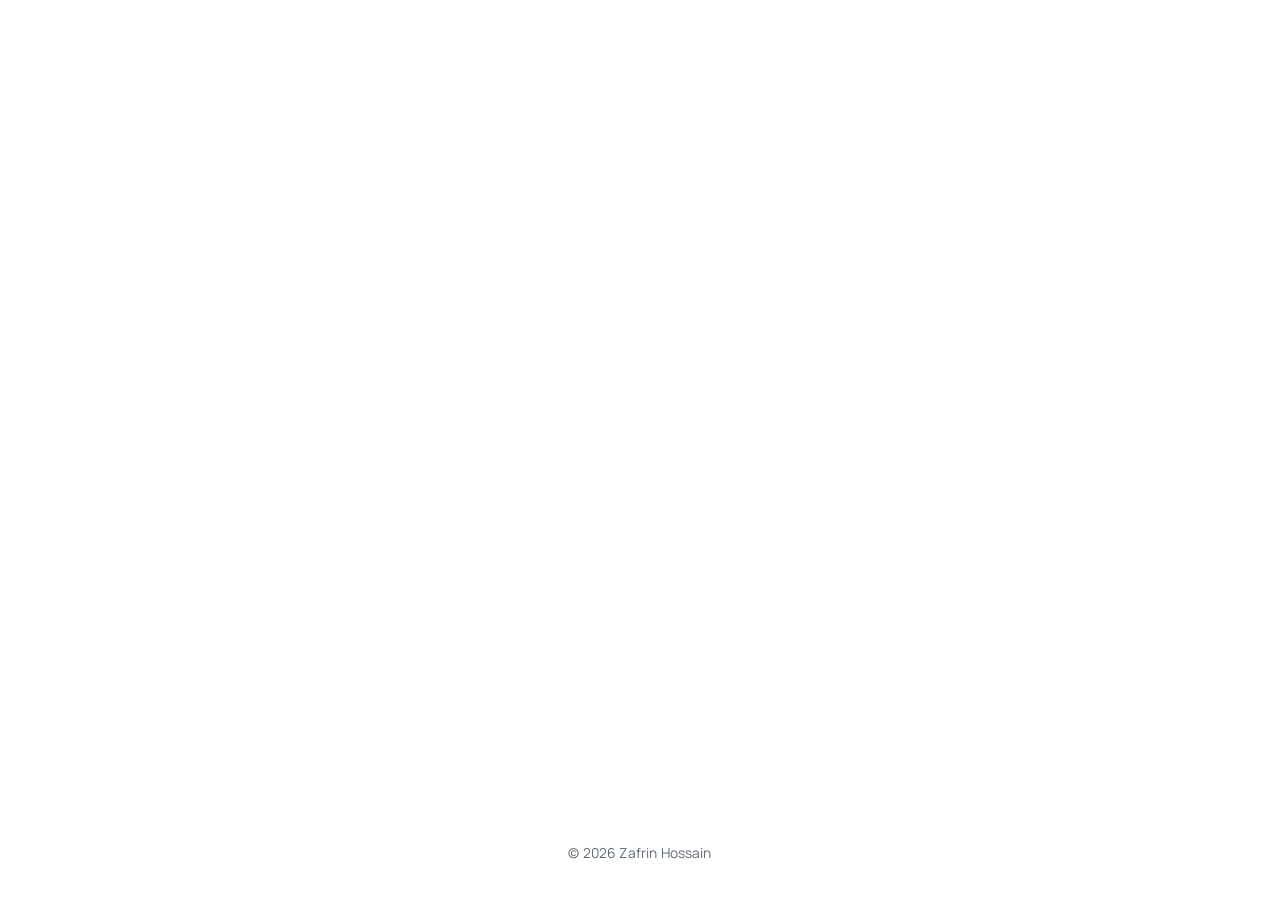
<file: index.html>
<!doctype html>
<html lang="en">
<head>
  <meta charset="utf-8" />
  <meta name="viewport" content="width=device-width,initial-scale=1" />
  <title>Zaf Hossain - Portfolio</title>
  <meta name="description" content="Portfolio website for Zaf Hossain." />
  <link rel="stylesheet" href="styles.css" />
  <link rel="icon" type="image/png" href="assets/zaffavicon (1).png" />
</head>
<body class="home">
  <main class="landing" aria-label="Landing">
    <div class="splash">
      <img class="splash-logo" src="assets/ZAF.jpg" alt="ZAF logo" />
    </div>

    <nav class="menu" aria-label="Primary">
      <a class="menu-item" href="about.html">About</a>
      <a class="menu-item" href="projects.html">Projects</a>
      <a class="menu-item" href="contact.html">Contact</a>
    </nav>
  </main>

  <footer class="site-footer">
    <small>&copy; 2026 Zafrin Hossain</small>
  </footer>

  <script src="script.js"></script>
</body>
</html>
</file>
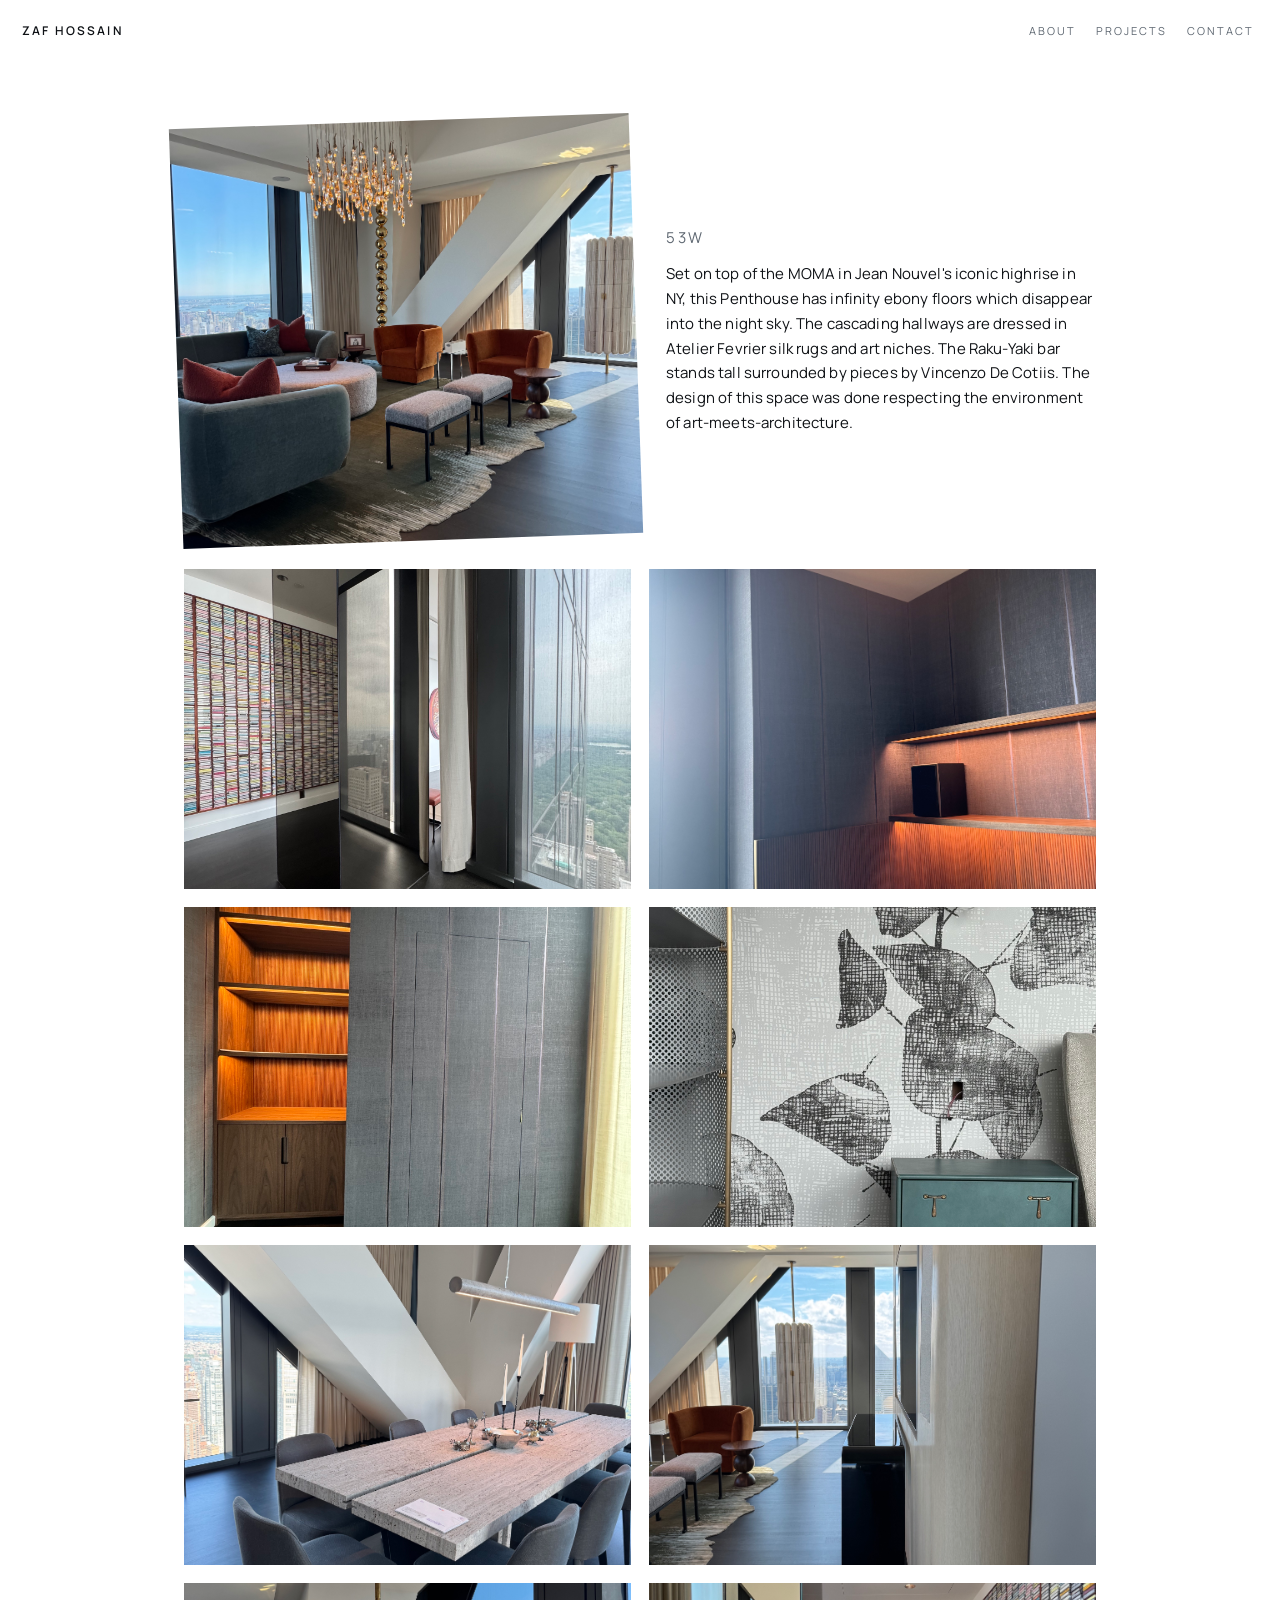
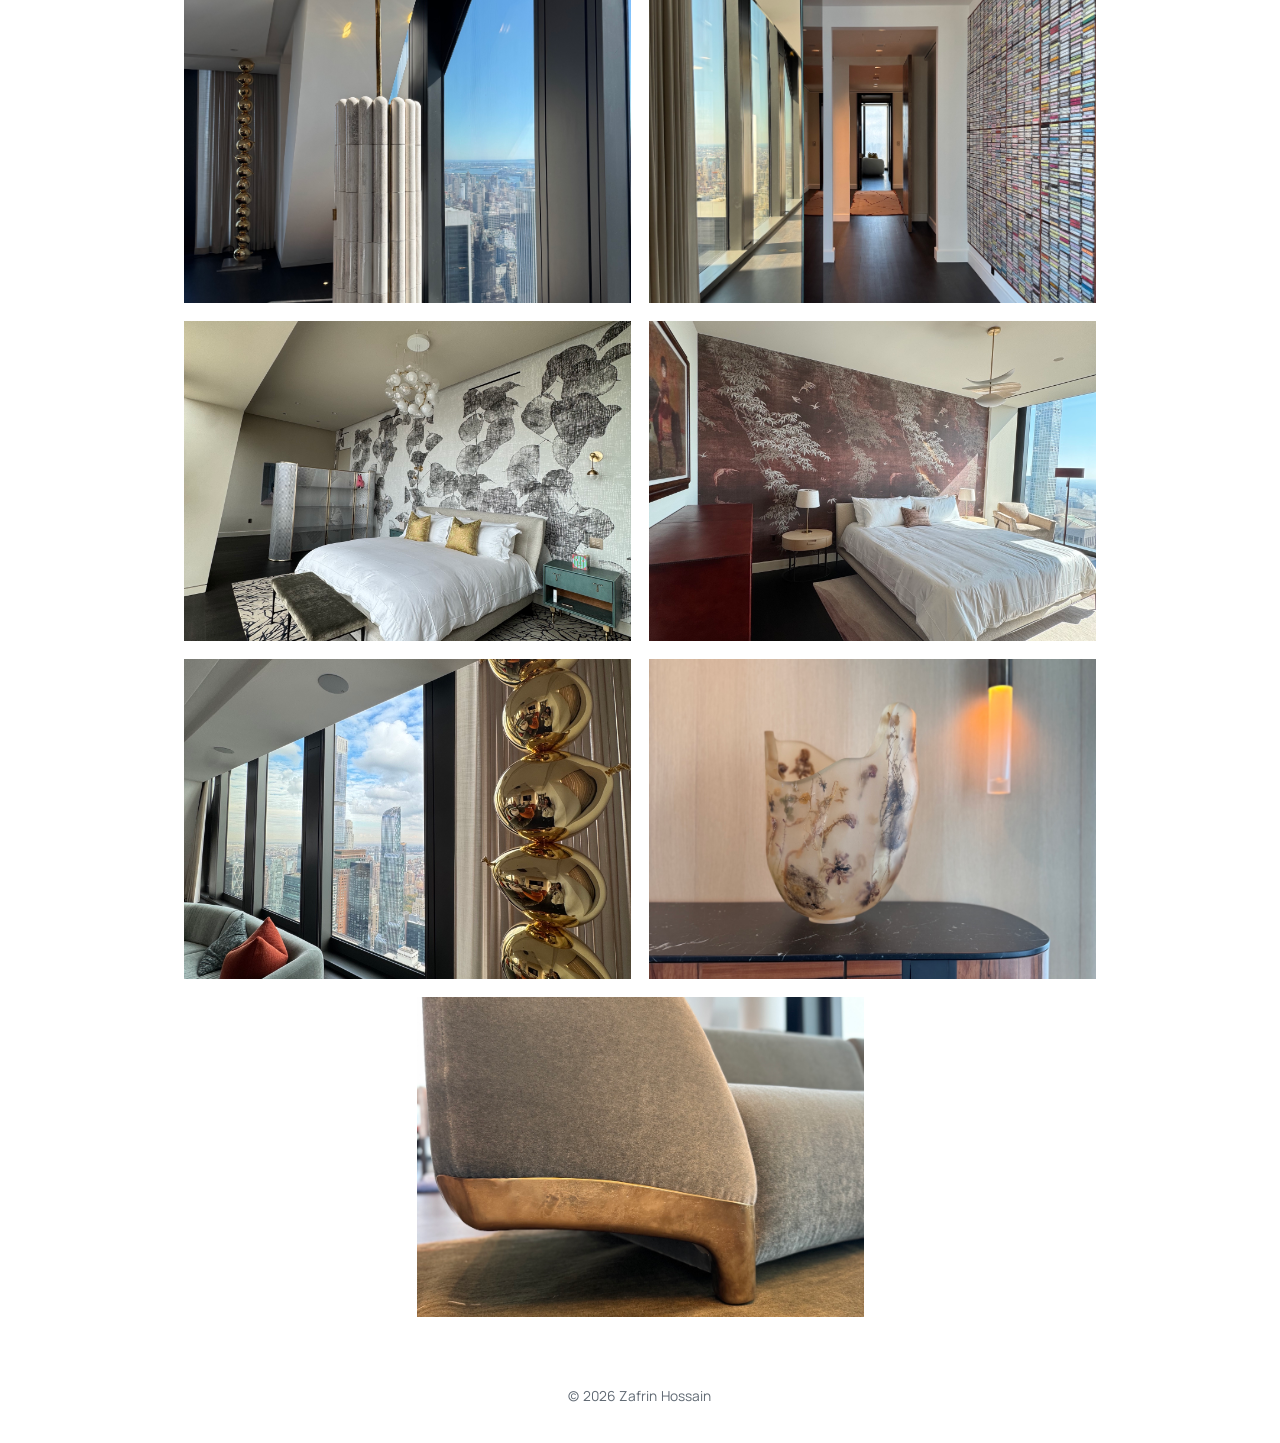
<file: 53w.html>
<!doctype html>
<html lang="en">
<head>
  <meta charset="utf-8" />
  <meta name="viewport" content="width=device-width,initial-scale=1" />
  <title>53W - Residential Projects</title>
  <meta name="description" content="53W residential project." />
  <link rel="stylesheet" href="styles.css" />
  <link rel="icon" type="image/png" href="assets/zaffavicon (1).png" />
</head>
<body>
  <header class="site-header">
    <a class="brand" href="index.html" aria-label="Back to home">
      <span class="brand-text">Zaf Hossain</span>
    </a>

    <nav class="top-nav" aria-label="Site">
      <a href="about.html">About</a>
      <a href="projects.html">Projects</a>
      <a href="contact.html">Contact</a>
    </nav>
  </header>

  <main class="page">
    <section class="project-hero" aria-label="53W project introduction">
      <figure class="project-hero-media">
        <img
          class="project-hero-image"
          src="assets/53w-residential/IMG_5777.jpeg"
          alt="53W penthouse living room"
          loading="lazy"
        />
      </figure>

      <aside class="project-note">
        <p class="about-kicker">53W</p>
        <p>
          Set on top of the MOMA in Jean Nouvel&#39;s iconic highrise in NY, this Penthouse has infinity ebony floors which disappear into the night sky. The cascading hallways are dressed in Atelier Fevrier silk rugs and art niches. The Raku-Yaki bar stands tall surrounded by pieces by Vincenzo De Cotiis. The design of this space was done respecting the environment of art-meets-architecture.
        </p>
      </aside>
    </section>

    <section class="image-grid" aria-label="53W project images">
      <img src="assets/53w-residential/IMG_3094.jpeg" alt="53W project image 1" loading="lazy" />
      <img src="assets/53w-residential/IMG_3100.jpeg" alt="53W project image 2" loading="lazy" />
      <img src="assets/53w-residential/IMG_3105%20(1).jpeg" alt="53W project image 3" loading="lazy" />
      <img src="assets/53w-residential/IMG_3620.jpeg" alt="53W project image 4" loading="lazy" />
      <img src="assets/53w-residential/IMG_5772.jpeg" alt="53W project image 5" loading="lazy" />
      <img src="assets/53w-residential/IMG_5779.jpeg" alt="53W project image 6" loading="lazy" />
      <img src="assets/53w-residential/IMG_5780.jpeg" alt="53W project image 7" loading="lazy" />
      <img src="assets/53w-residential/IMG_5782%20(1).jpeg" alt="53W project image 8" loading="lazy" />
      <img src="assets/53w-residential/IMG_5870.jpeg" alt="53W project image 9" loading="lazy" />
      <img src="assets/53w-residential/IMG_6417.jpeg" alt="53W project image 10" loading="lazy" />
      <img src="assets/53w-residential/IMG_8245%20(1).jpeg" alt="53W project image 11" loading="lazy" />
      <img src="assets/53w-residential/IMG_2102.jpeg" alt="53W project image 12" loading="lazy" />
      <img src="assets/53w-residential/IMG_2112.jpeg" alt="53W project image 13" loading="lazy" />
    </section>
  </main>

  <footer class="site-footer">
    <small>&copy; 2026 Zafrin Hossain</small>
  </footer>
</body>
</html>
</file>
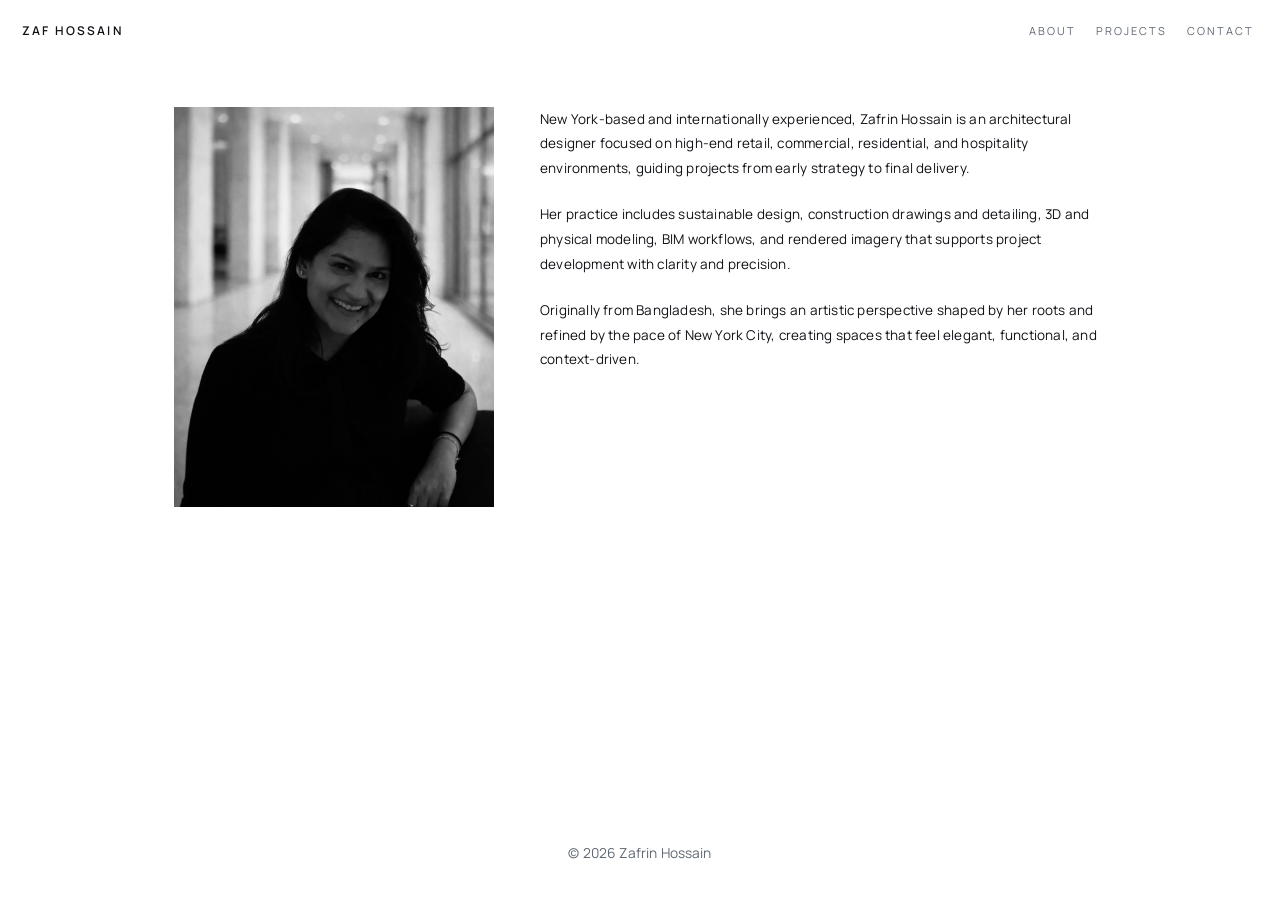
<file: about.html>
<!doctype html>
<html lang="en">
<head>
  <meta charset="utf-8" />
  <meta name="viewport" content="width=device-width,initial-scale=1" />
  <title>About - Zaf Hossain</title>
  <meta name="description" content="About Zaf Hossain." />
  <link rel="stylesheet" href="styles.css" />
  <link rel="icon" type="image/png" href="assets/zaffavicon (1).png" />
</head>
<body>
  <header class="site-header">
    <a class="brand" href="index.html" aria-label="Back to home">
      <span class="brand-text">Zaf Hossain</span>
    </a>

    <nav class="top-nav" aria-label="Site">
      <a href="about.html">About</a>
      <a href="projects.html">Projects</a>
      <a href="contact.html">Contact</a>
    </nav>
  </header>

  <main class="page">
    <section class="about-layout" aria-label="About Zafrin Hossain">
      <figure class="about-photo-wrap">
        <img
          class="about-photo"
          src="assets/zafaboutimg.jpg"
          alt="Portrait of Zafrin Hossain"
          loading="lazy"
        />
      </figure>

      <div class="about-copy">
        <p>
          New York-based and internationally experienced, Zafrin Hossain is an architectural designer focused on high-end retail, commercial, residential, and hospitality environments, guiding projects from early strategy to final delivery.
        </p>
        <p>
          Her practice includes sustainable design, construction drawings and detailing, 3D and physical modeling, BIM workflows, and rendered imagery that supports project development with clarity and precision.
        </p>
        <p>
          Originally from Bangladesh, she brings an artistic perspective shaped by her roots and refined by the pace of New York City, creating spaces that feel elegant, functional, and context-driven.
        </p>
      </div>
    </section>
  </main>

  <footer class="site-footer">
    <small>&copy; 2026 Zafrin Hossain</small>
  </footer>
</body>
</html>
</file>
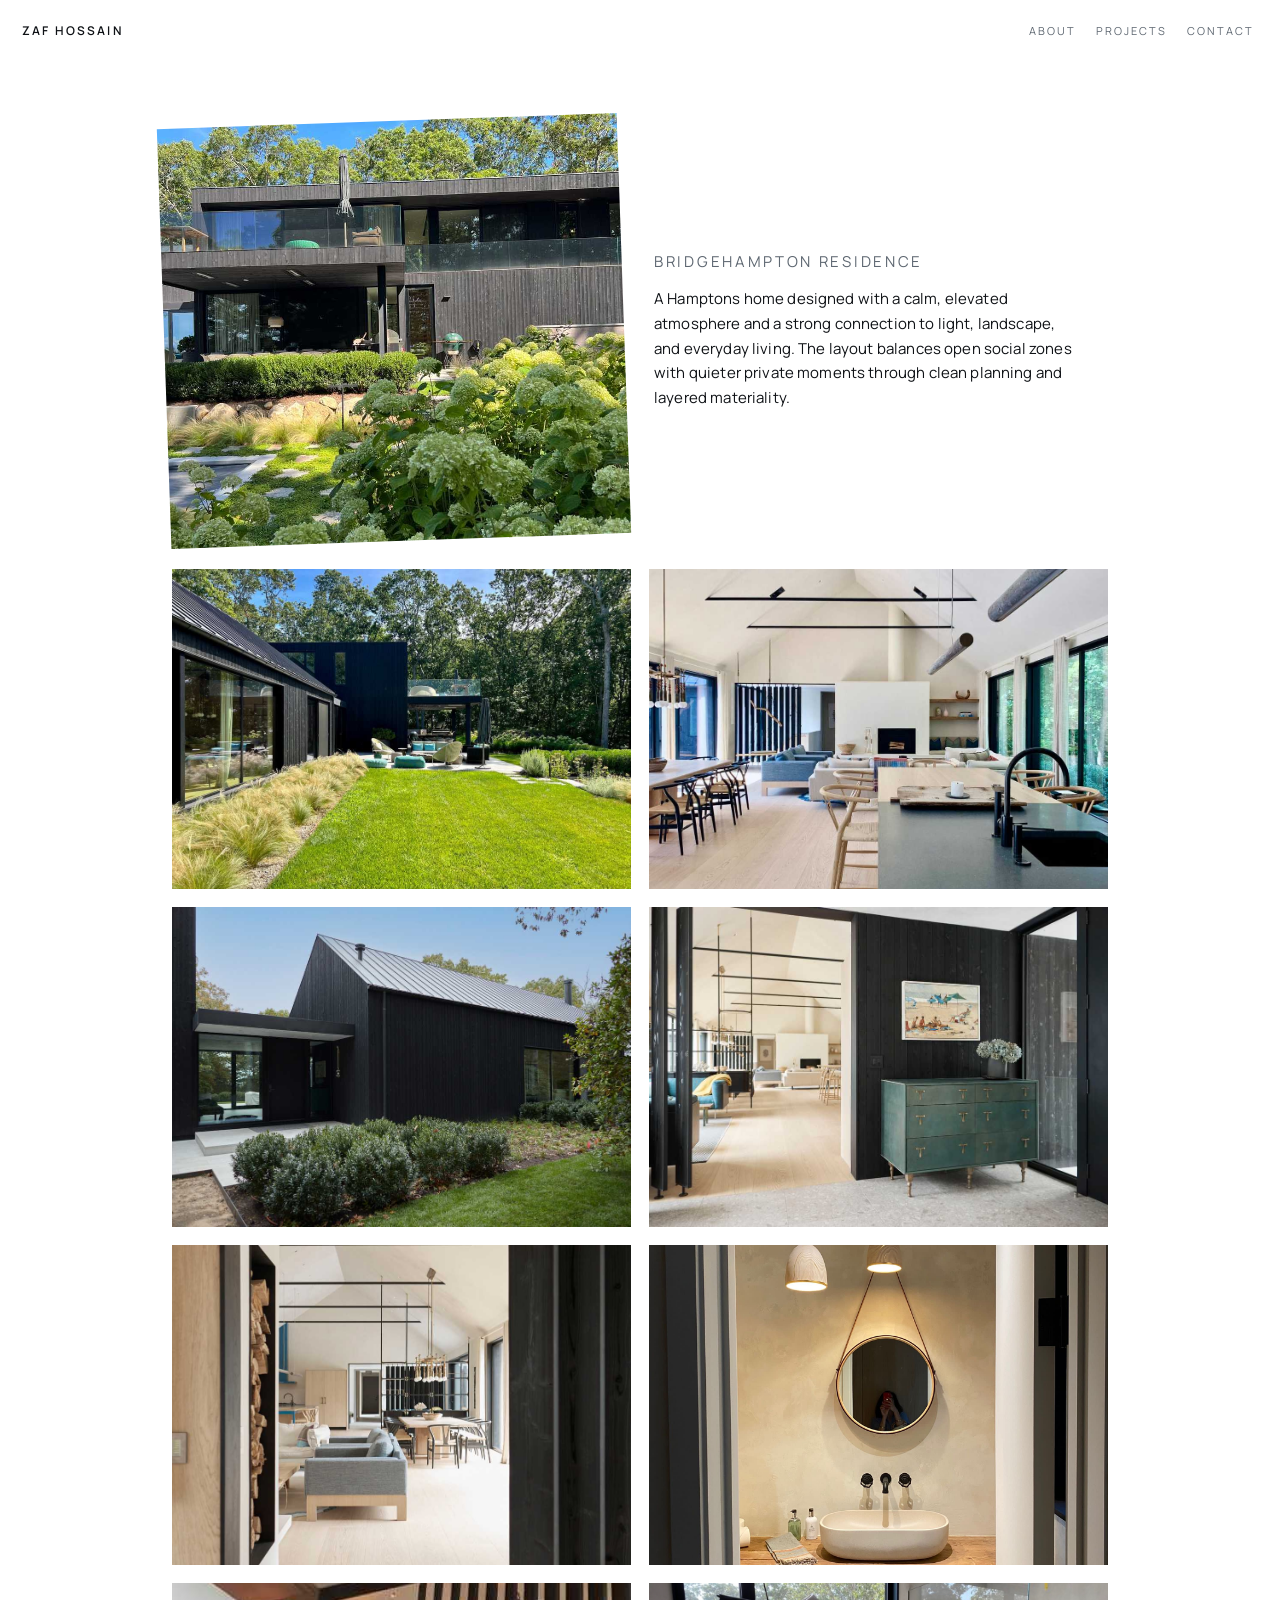
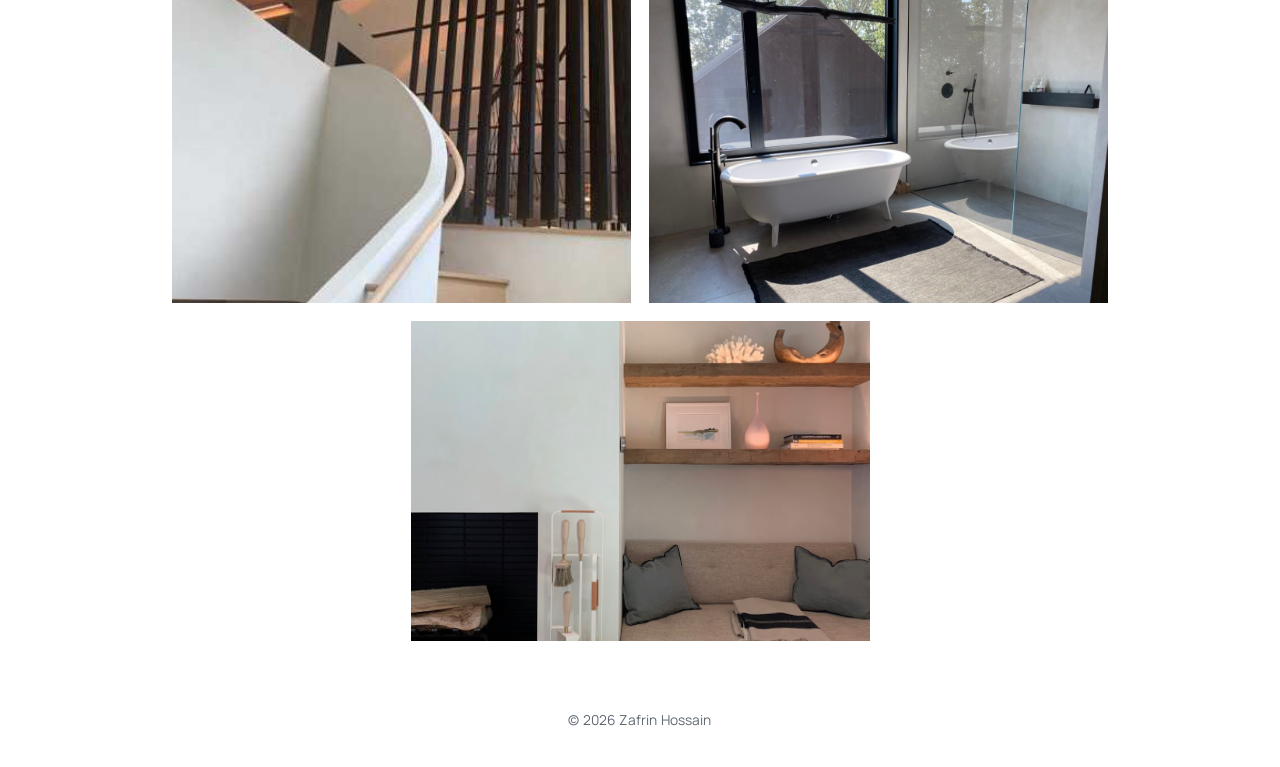
<file: bridgehampton.html>
<!doctype html>
<html lang="en">
<head>
  <meta charset="utf-8" />
  <meta name="viewport" content="width=device-width,initial-scale=1" />
  <title>Bridgehampton - Residential Projects</title>
  <meta name="description" content="Bridgehampton residential project." />
  <link rel="stylesheet" href="styles.css" />
  <link rel="icon" type="image/png" href="assets/zaffavicon (1).png" />
</head>
<body>
  <header class="site-header">
    <a class="brand" href="index.html" aria-label="Back to home">
      <span class="brand-text">Zaf Hossain</span>
    </a>

    <nav class="top-nav" aria-label="Site">
      <a href="about.html">About</a>
      <a href="projects.html">Projects</a>
      <a href="contact.html">Contact</a>
    </nav>
  </header>

  <main class="page">
    <section class="project-hero" aria-label="Bridgehampton project introduction">
      <figure class="project-hero-media">
        <img
          class="project-hero-image"
          src="assets/Brigehampton%20-%20Residential/bridgehampton-residence-02.jpg"
          alt="Bridgehampton residence interior"
          loading="lazy"
        />
      </figure>

      <aside class="project-note">
        <p class="about-kicker">Bridgehampton Residence</p>
        <p>
          A Hamptons home designed with a calm, elevated atmosphere and a strong connection to light, landscape, and everyday living. The layout balances open social zones with quieter private moments through clean planning and layered materiality.
        </p>
      </aside>
    </section>

    <section class="image-grid" aria-label="Bridgehampton project images">
      <img src="assets/Brigehampton%20-%20Residential/bridgehampton-residence-04.jpg" alt="Bridgehampton project image 1" />
      <img src="assets/Brigehampton%20-%20Residential/bridgehampton-residence-08.jpg" alt="Bridgehampton project image 2" />
      <img src="assets/Brigehampton%20-%20Residential/01-bis2.jpg" alt="Bridgehampton project image 3" />
      <img src="assets/Brigehampton%20-%20Residential/05.jpg" alt="Bridgehampton project image 4" />
      <img src="assets/Brigehampton%20-%20Residential/16.jpg" alt="Bridgehampton project image 5" />
      <img src="assets/Brigehampton%20-%20Residential/18bb6336-e67d-435f-aabd-0ef79d9aa5ce.JPG" alt="Bridgehampton project image 6" />
      <img src="assets/Brigehampton%20-%20Residential/hamptons-20.jpg" alt="Bridgehampton project image 7" />
      <img src="assets/Brigehampton%20-%20Residential/IMG_8788.jpg" alt="Bridgehampton project image 8" />
      <img src="assets/Brigehampton%20-%20Residential/IMG_8805.jpg" alt="Bridgehampton project image 9" />
    </section>
  </main>

  <footer class="site-footer">
    <small>&copy; 2026 Zafrin Hossain</small>
  </footer>
</body>
</html>
</file>
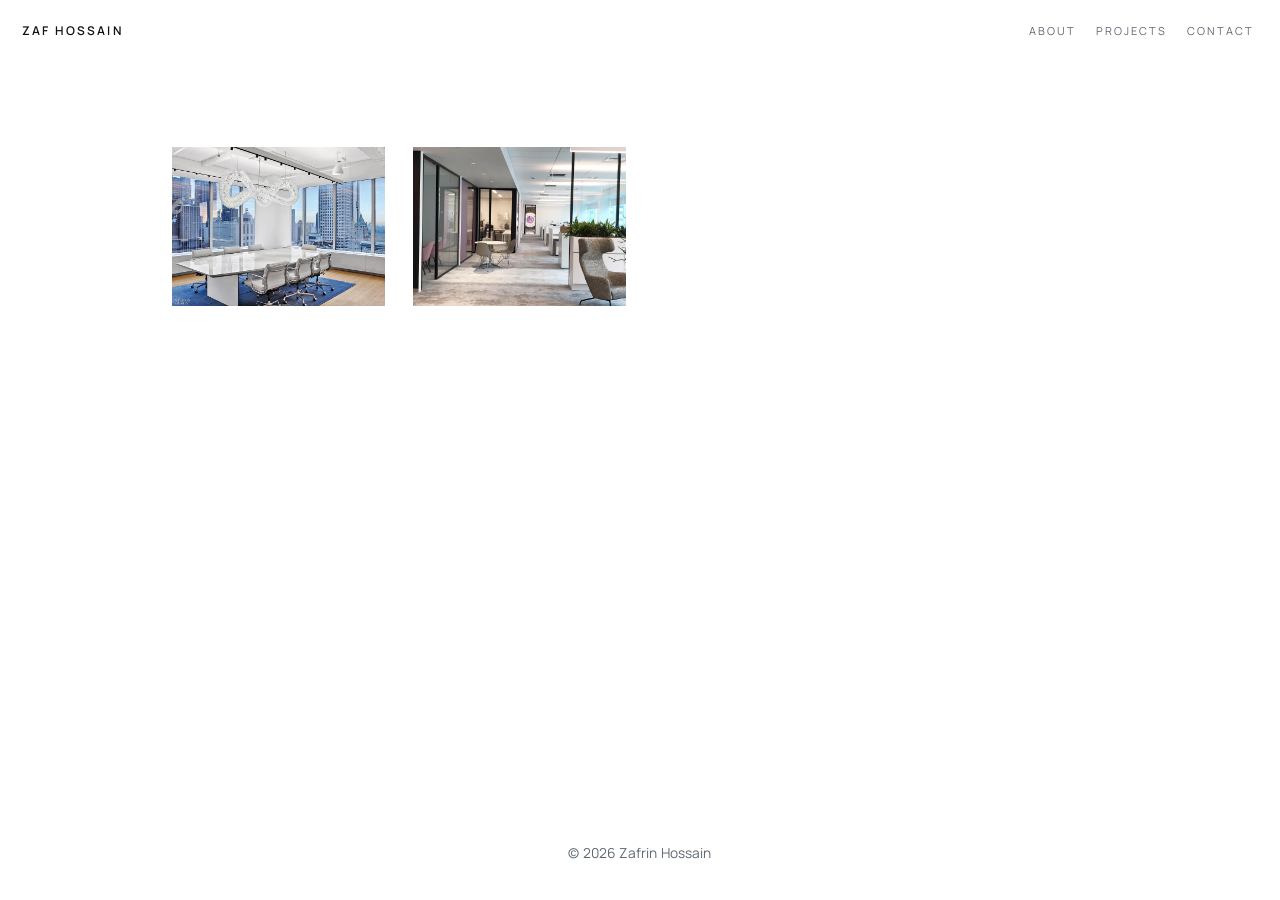
<file: commercial.html>
<!doctype html>
<html lang="en">
<head>
  <meta charset="utf-8" />
  <meta name="viewport" content="width=device-width,initial-scale=1" />
  <title>Commercial Projects - Zaf Hossain</title>
  <meta name="description" content="Commercial projects by Zaf Hossain." />
  <link rel="stylesheet" href="styles.css" />
  <link rel="icon" type="image/png" href="assets/zaffavicon (1).png" />
</head>
<body>
  <header class="site-header">
    <a class="brand" href="index.html" aria-label="Back to home">
      <span class="brand-text">Zaf Hossain</span>
    </a>

    <nav class="top-nav" aria-label="Site">
      <a href="about.html">About</a>
      <a href="projects.html">Projects</a>
      <a href="contact.html">Contact</a>
    </nav>
  </header>

  <main class="page">
    
  

    <section class="project-gallery" aria-label="Commercial projects">
      <a class="project-card" href="swarovski.html" aria-label="Swarovski project">
        <img src="assets/Swarovski%20-%20Commercial/swar1.jpg" alt="Swarovski project preview" />
        <span class="project-overlay">
          <span class="project-label">Swarovski</span>
        </span>
      </a>

      <a class="project-card" href="it-cosmetics.html" aria-label="IT Cosmetics Loreal project">
        <img src="assets/IT%20Cosmetics_Loreal%20-%20Commercial/IT1.JPG" alt="IT Cosmetics Loreal project preview" />
        <span class="project-overlay">
          <span class="project-label">IT Cosmetics Loreal</span>
        </span>
      </a>
    </section>
  </main>

  <footer class="site-footer">
    <small>&copy; 2026 Zafrin Hossain</small>
  </footer>
</body>
</html>
</file>
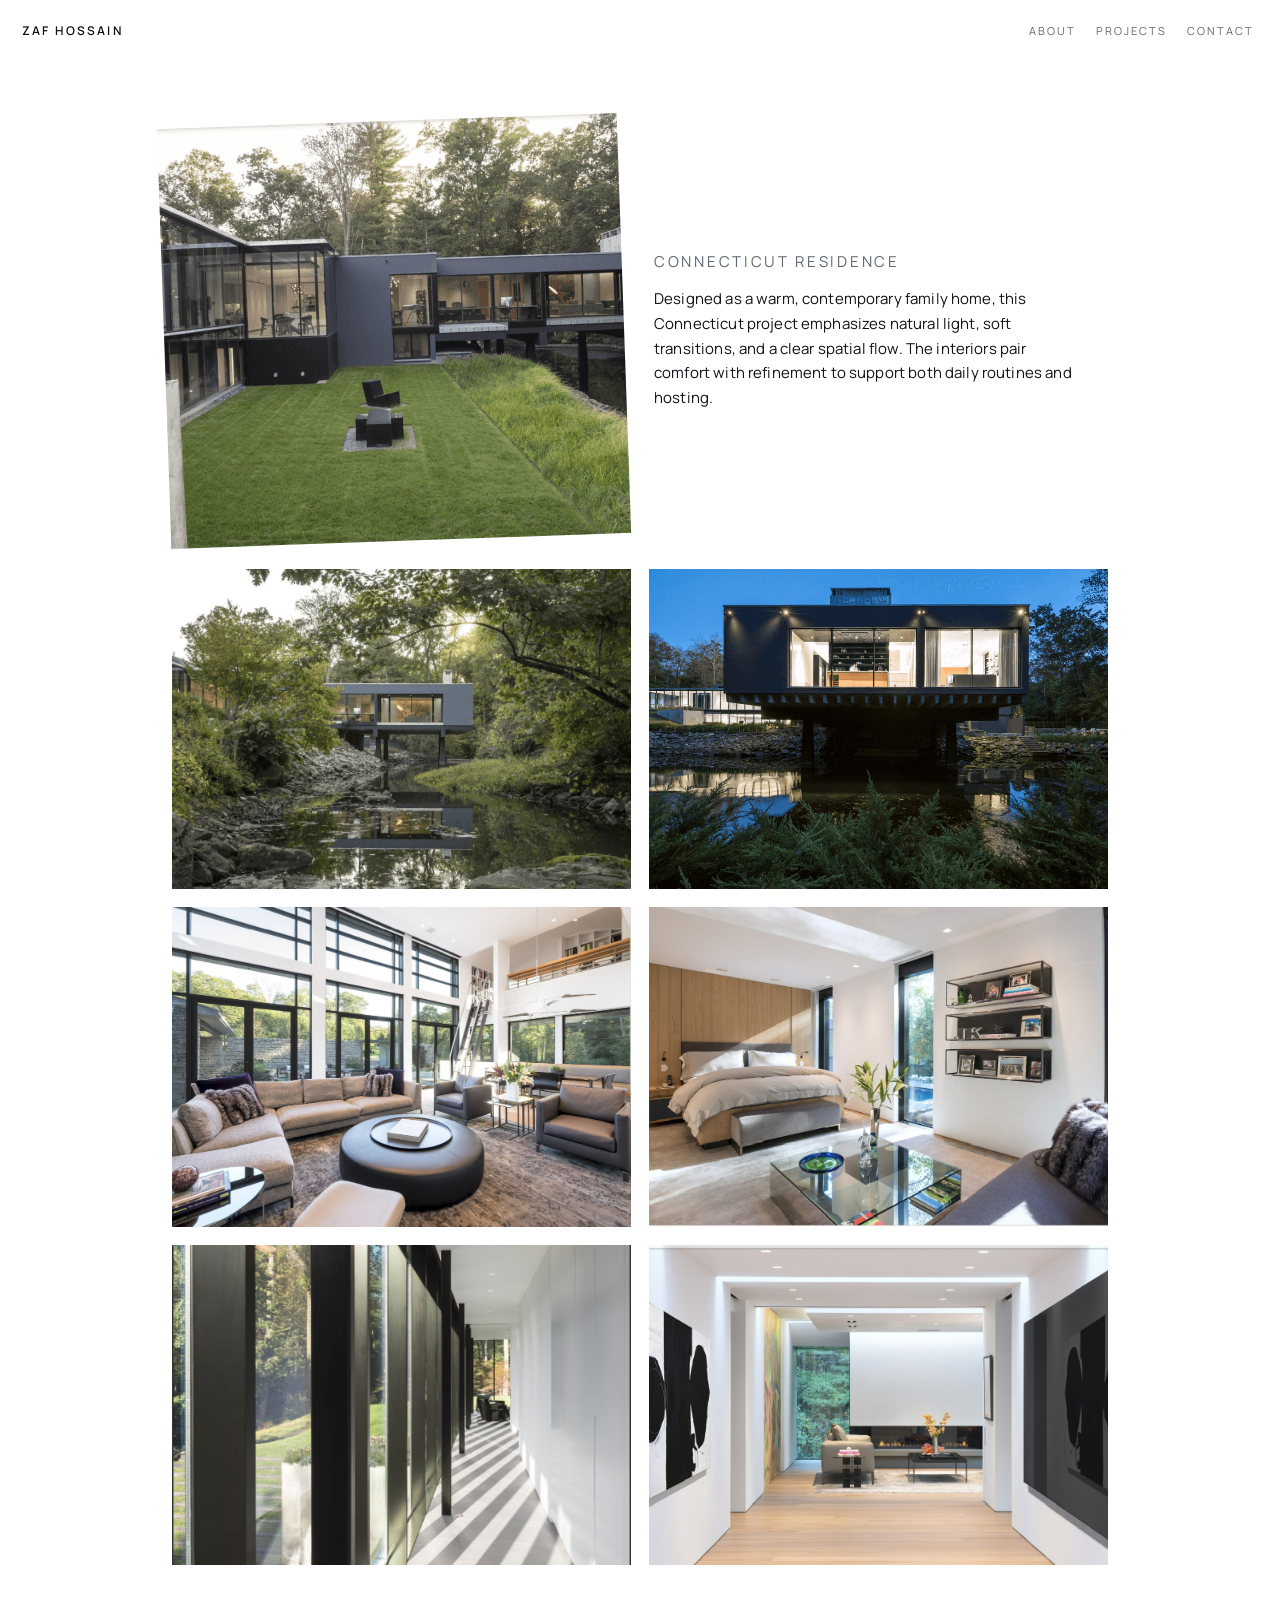
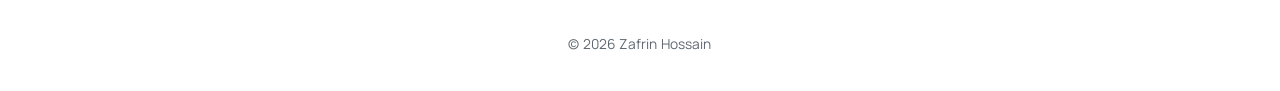
<file: connecticut.html>
<!doctype html>
<html lang="en">
<head>
  <meta charset="utf-8" />
  <meta name="viewport" content="width=device-width,initial-scale=1" />
  <title>Connecticut - Residential Projects</title>
  <meta name="description" content="Connecticut residential project." />
  <link rel="stylesheet" href="styles.css" />
  <link rel="icon" type="image/png" href="assets/zaffavicon (1).png" />
</head>
<body>
  <header class="site-header">
    <a class="brand" href="index.html" aria-label="Back to home">
      <span class="brand-text">Zaf Hossain</span>
    </a>

    <nav class="top-nav" aria-label="Site">
      <a href="about.html">About</a>
      <a href="projects.html">Projects</a>
      <a href="contact.html">Contact</a>
    </nav>
  </header>

  <main class="page">
    <section class="project-hero" aria-label="Connecticut project introduction">
      <figure class="project-hero-media">
        <img
          class="project-hero-image"
          src="assets/Dingletown_CT%20-%20residential/connecticut-project-00.png"
          alt="Connecticut residence interior"
          loading="lazy"
        />
      </figure>

      <aside class="project-note">
        <p class="about-kicker">Connecticut Residence</p>
        <p>
          Designed as a warm, contemporary family home, this Connecticut project emphasizes natural light, soft transitions, and a clear spatial flow. The interiors pair comfort with refinement to support both daily routines and hosting.
        </p>
      </aside>
    </section>

    <section class="image-grid" aria-label="Connecticut project images">
      <img src="assets/Dingletown_CT%20-%20residential/connecticut-project-01.png" alt="Connecticut project image 1" />
      <img src="assets/Dingletown_CT%20-%20residential/connecticut-project-11.png" alt="Connecticut project image 2" />
      <img src="assets/Dingletown_CT%20-%20residential/IMG_3351.JPG" alt="Connecticut project image 3" />
      <img src="assets/Dingletown_CT%20-%20residential/IMG_3352.JPG" alt="Connecticut project image 4" />
      <img src="assets/Dingletown_CT%20-%20residential/IMG_3353.JPG" alt="Connecticut project image 5" />
      <img src="assets/Dingletown_CT%20-%20residential/IMG_3354.JPG" alt="Connecticut project image 6" />
    </section>
  </main>

  <footer class="site-footer">
    <small>&copy; 2026 Zafrin Hossain</small>
  </footer>
</body>
</html>
</file>
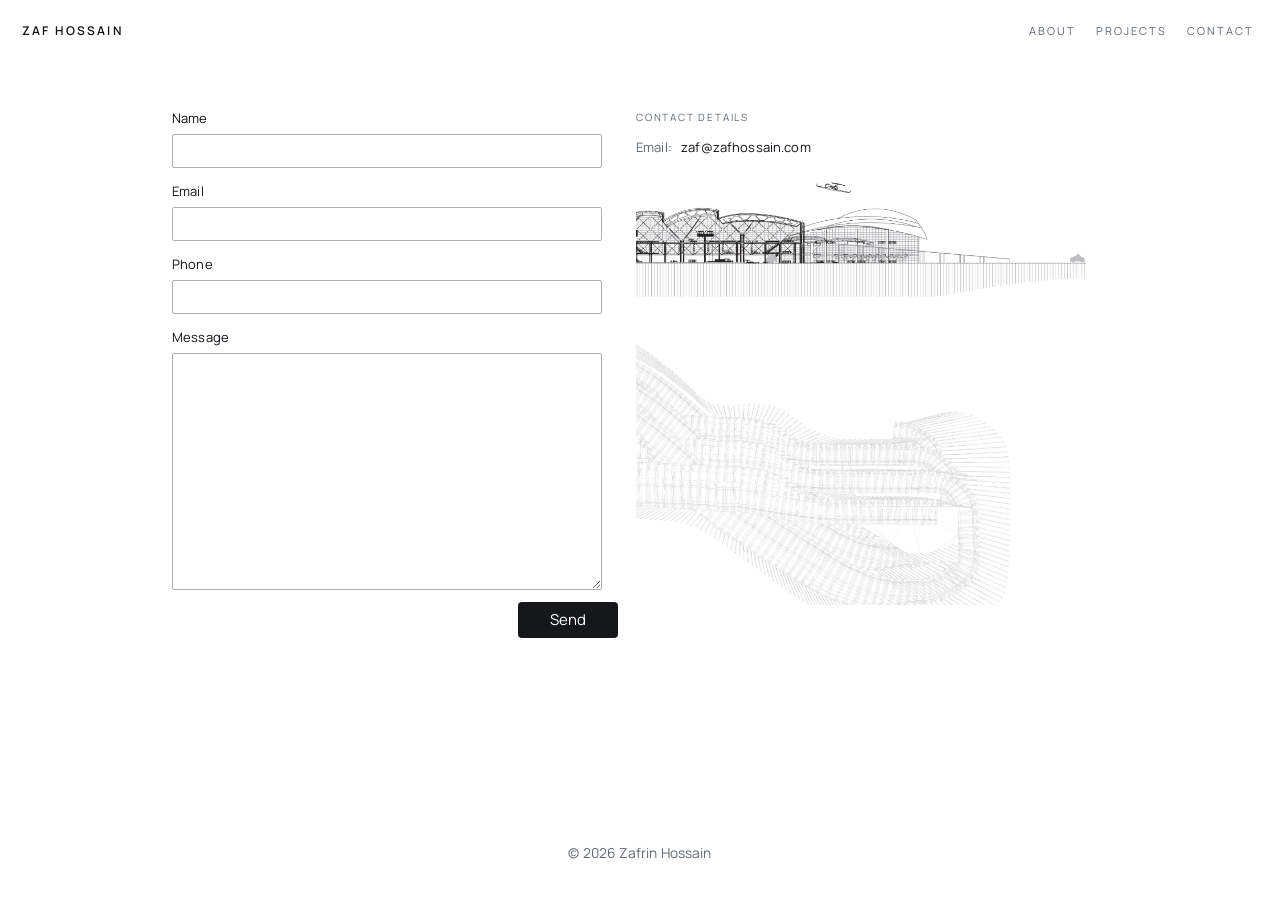
<file: contact.html>
<!doctype html>
<html lang="en">
<head>
  <meta charset="utf-8" />
  <meta name="viewport" content="width=device-width,initial-scale=1" />
  <title>Contact - Zaf Hossain</title>
  <meta name="description" content="Contact Zaf Hossain." />
  <link rel="stylesheet" href="styles.css" />
  <link rel="icon" type="image/png" href="assets/zaffavicon (1).png" />
</head>
<body>
  <header class="site-header">
    <a class="brand" href="index.html" aria-label="Back to home">
      <span class="brand-text">Zaf Hossain</span>
    </a>

    <nav class="top-nav" aria-label="Site">
      <a href="about.html">About</a>
      <a href="projects.html">Projects</a>
      <a href="contact.html">Contact</a>
    </nav>
  </header>

  <main class="page">
    <section class="contact-form-wrap" aria-label="Contact form">
      <div class="contact-layout">
        <form class="contact-form" action="#" method="post">
          <div class="contact-field">
            <label for="contact-name">Name</label>
            <input id="contact-name" name="name" type="text" autocomplete="name" />
          </div>

          <div class="contact-field">
            <label for="contact-email">Email</label>
            <input id="contact-email" name="email" type="email" autocomplete="email" />
          </div>

          <div class="contact-field">
            <label for="contact-phone">Phone</label>
            <input id="contact-phone" name="phone" type="tel" autocomplete="tel" />
          </div>

          <div class="contact-field">
            <label for="contact-message">Message</label>
            <textarea id="contact-message" name="message" rows="9"></textarea>
          </div>

          <div class="contact-actions">
            <button type="submit">Send</button>
          </div>
        </form>

        <aside class="contact-details" aria-label="Contact details">
          <p class="contact-details-kicker">Contact Details</p>
          <p class="contact-details-row">
            <span>Email:</span>
            <a href="mailto:zaf@zafhossain.com">zaf@zafhossain.com</a>
          </p>
          <img
            class="contact-details-image"
            src="assets/airport.png"
            alt="Airport project visual"
            loading="lazy"
          />
          <img
            class="contact-details-image"
            src="assets/background.png"
            alt="Background project visual"
            loading="lazy"
          />
        </aside>
      </div>
    </section>
  </main>

  <footer class="site-footer">
    <small>&copy; 2026 Zafrin Hossain</small>
  </footer>
</body>
</html>
</file>
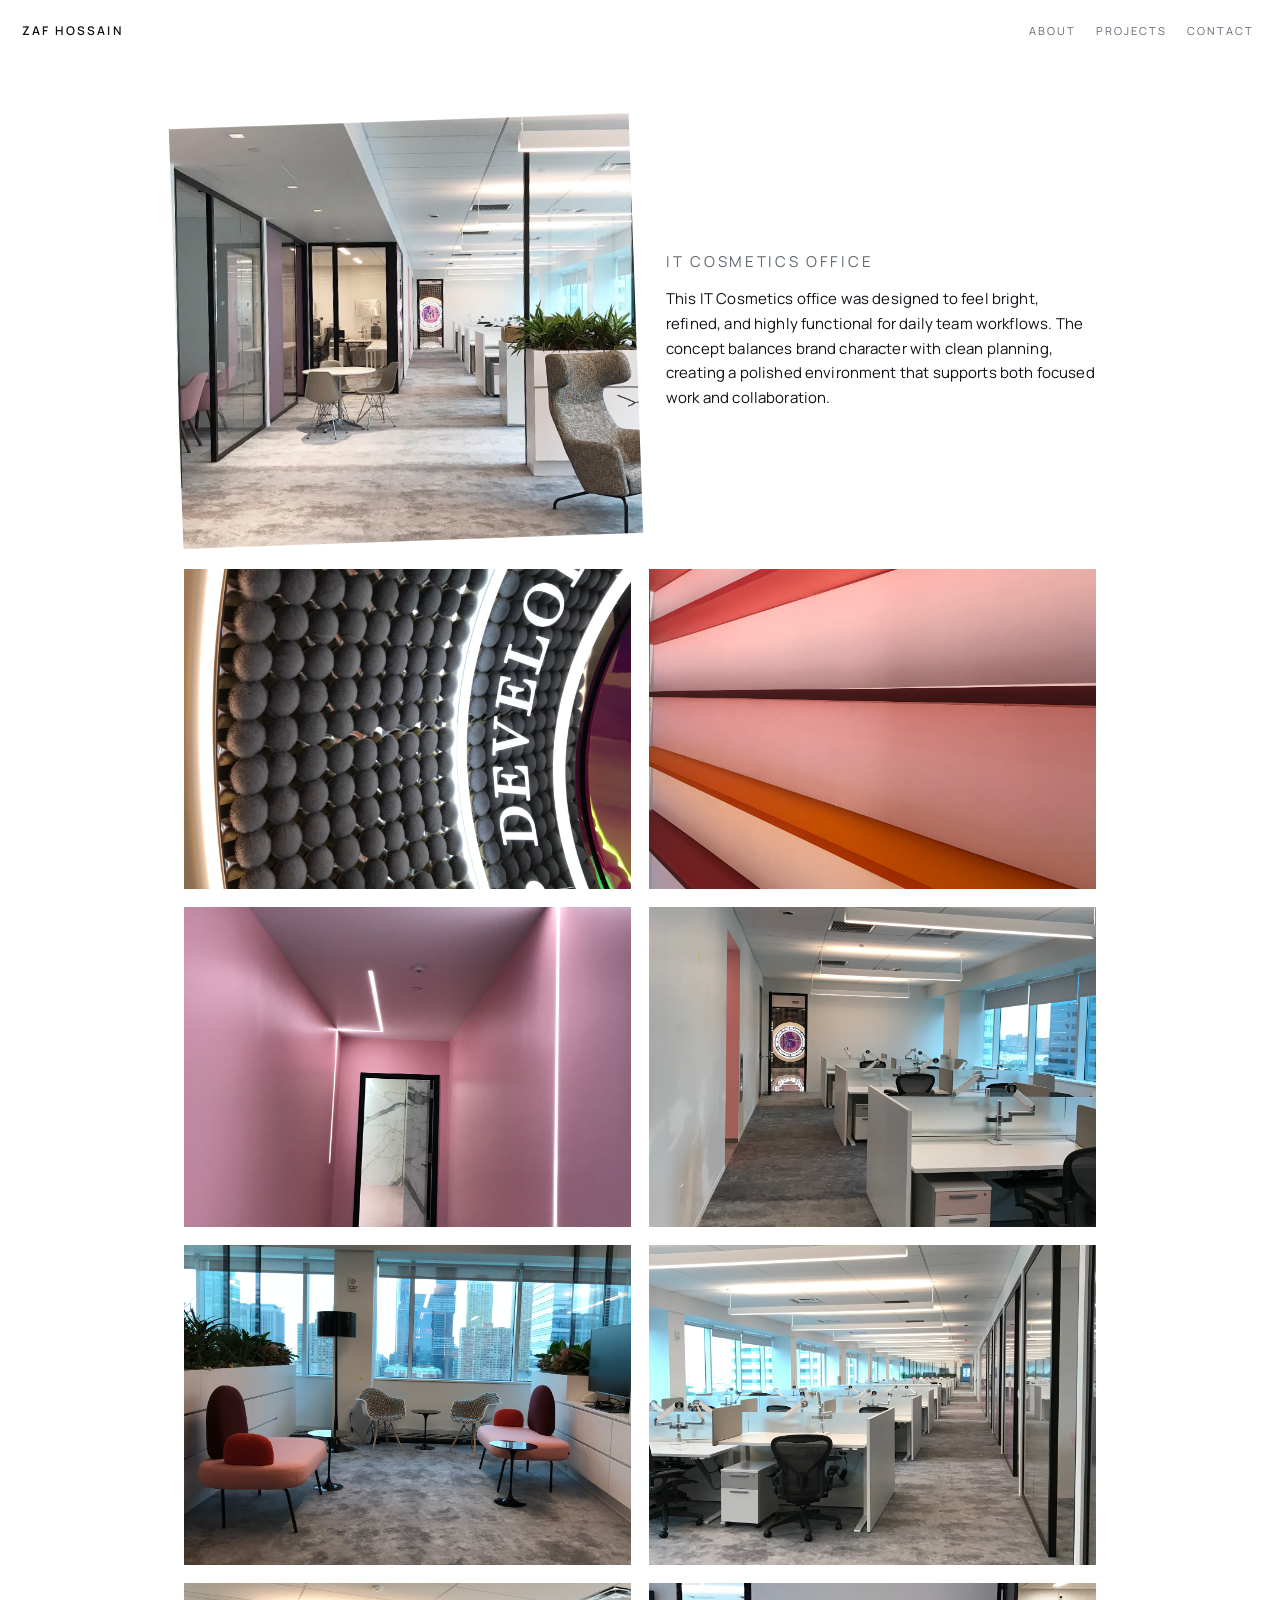
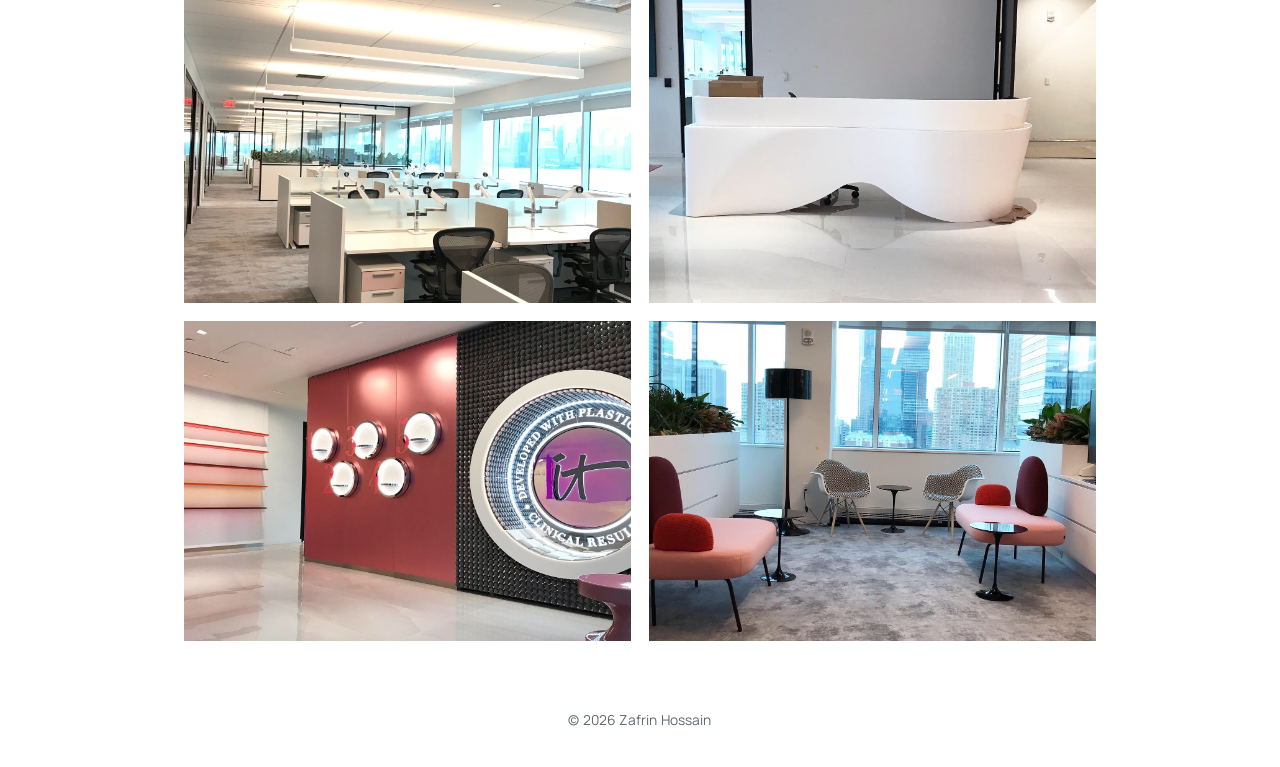
<file: it-cosmetics.html>
<!doctype html>
<html lang="en">
<head>
  <meta charset="utf-8" />
  <meta name="viewport" content="width=device-width,initial-scale=1" />
  <title>IT Cosmetics Loreal - Commercial Projects</title>
  <meta name="description" content="IT Cosmetics Loreal commercial project." />
  <link rel="stylesheet" href="styles.css" />
  <link rel="icon" type="image/png" href="assets/zaffavicon (1).png" />
</head>
<body>
  <header class="site-header">
    <a class="brand" href="index.html" aria-label="Back to home">
      <span class="brand-text">Zaf Hossain</span>
    </a>

    <nav class="top-nav" aria-label="Site">
      <a href="about.html">About</a>
      <a href="projects.html">Projects</a>
      <a href="contact.html">Contact</a>
    </nav>
  </header>

  <main class="page">
    

    <section class="project-hero" aria-label="IT Cosmetics Loreal project introduction">
      <figure class="project-hero-media">
        <img
          class="project-hero-image"
          src="assets/IT%20Cosmetics_Loreal%20-%20Commercial/IT1.JPG"
          alt="IT Cosmetics Loreal office interior"
          loading="lazy"
        />
      </figure>

      <aside class="project-note">
        <p class="about-kicker">IT Cosmetics Office</p>
        <p>
          This IT Cosmetics office was designed to feel bright, refined, and highly functional for daily team workflows. The concept balances brand character with clean planning, creating a polished environment that supports both focused work and collaboration.
        </p>
      </aside>
    </section>

    <section class="image-grid" aria-label="IT Cosmetics Loreal project images">
      <img src="assets/IT%20Cosmetics_Loreal%20-%20Commercial/IMG_0673.jpg" alt="IT Cosmetics Loreal project image 1" />
      <img src="assets/IT%20Cosmetics_Loreal%20-%20Commercial/IMG_0674.jpg" alt="IT Cosmetics Loreal project image 2" />
      <img src="assets/IT%20Cosmetics_Loreal%20-%20Commercial/IMG_0678.jpg" alt="IT Cosmetics Loreal project image 3" />
      <img src="assets/IT%20Cosmetics_Loreal%20-%20Commercial/IMG_0679.jpg" alt="IT Cosmetics Loreal project image 4" />
      <img src="assets/IT%20Cosmetics_Loreal%20-%20Commercial/IMG_0686.jpg" alt="IT Cosmetics Loreal project image 5" />
      <img src="assets/IT%20Cosmetics_Loreal%20-%20Commercial/IMG_0687.jpg" alt="IT Cosmetics Loreal project image 6" />
      <img src="assets/IT%20Cosmetics_Loreal%20-%20Commercial/IMG_0689.jpg" alt="IT Cosmetics Loreal project image 7" />
      <img src="assets/IT%20Cosmetics_Loreal%20-%20Commercial/5340BC60-CA20-4984-BED6-30AE24BA21D9.JPG" alt="IT Cosmetics Loreal project image 8" />
      <img src="assets/IT%20Cosmetics_Loreal%20-%20Commercial/EA5347B0-CD85-4FD2-A5F2-AAC42430478F.JPG" alt="IT Cosmetics Loreal project image 9" />
      <img src="assets/IT%20Cosmetics_Loreal%20-%20Commercial/F1120056-EF04-41B3-B062-670A7B0AFEFA.JPG" alt="IT Cosmetics Loreal project image 10" />
    </section>
  </main>

  <footer class="site-footer">
    <small>&copy; 2026 Zafrin Hossain</small>
  </footer>
</body>
</html>
</file>
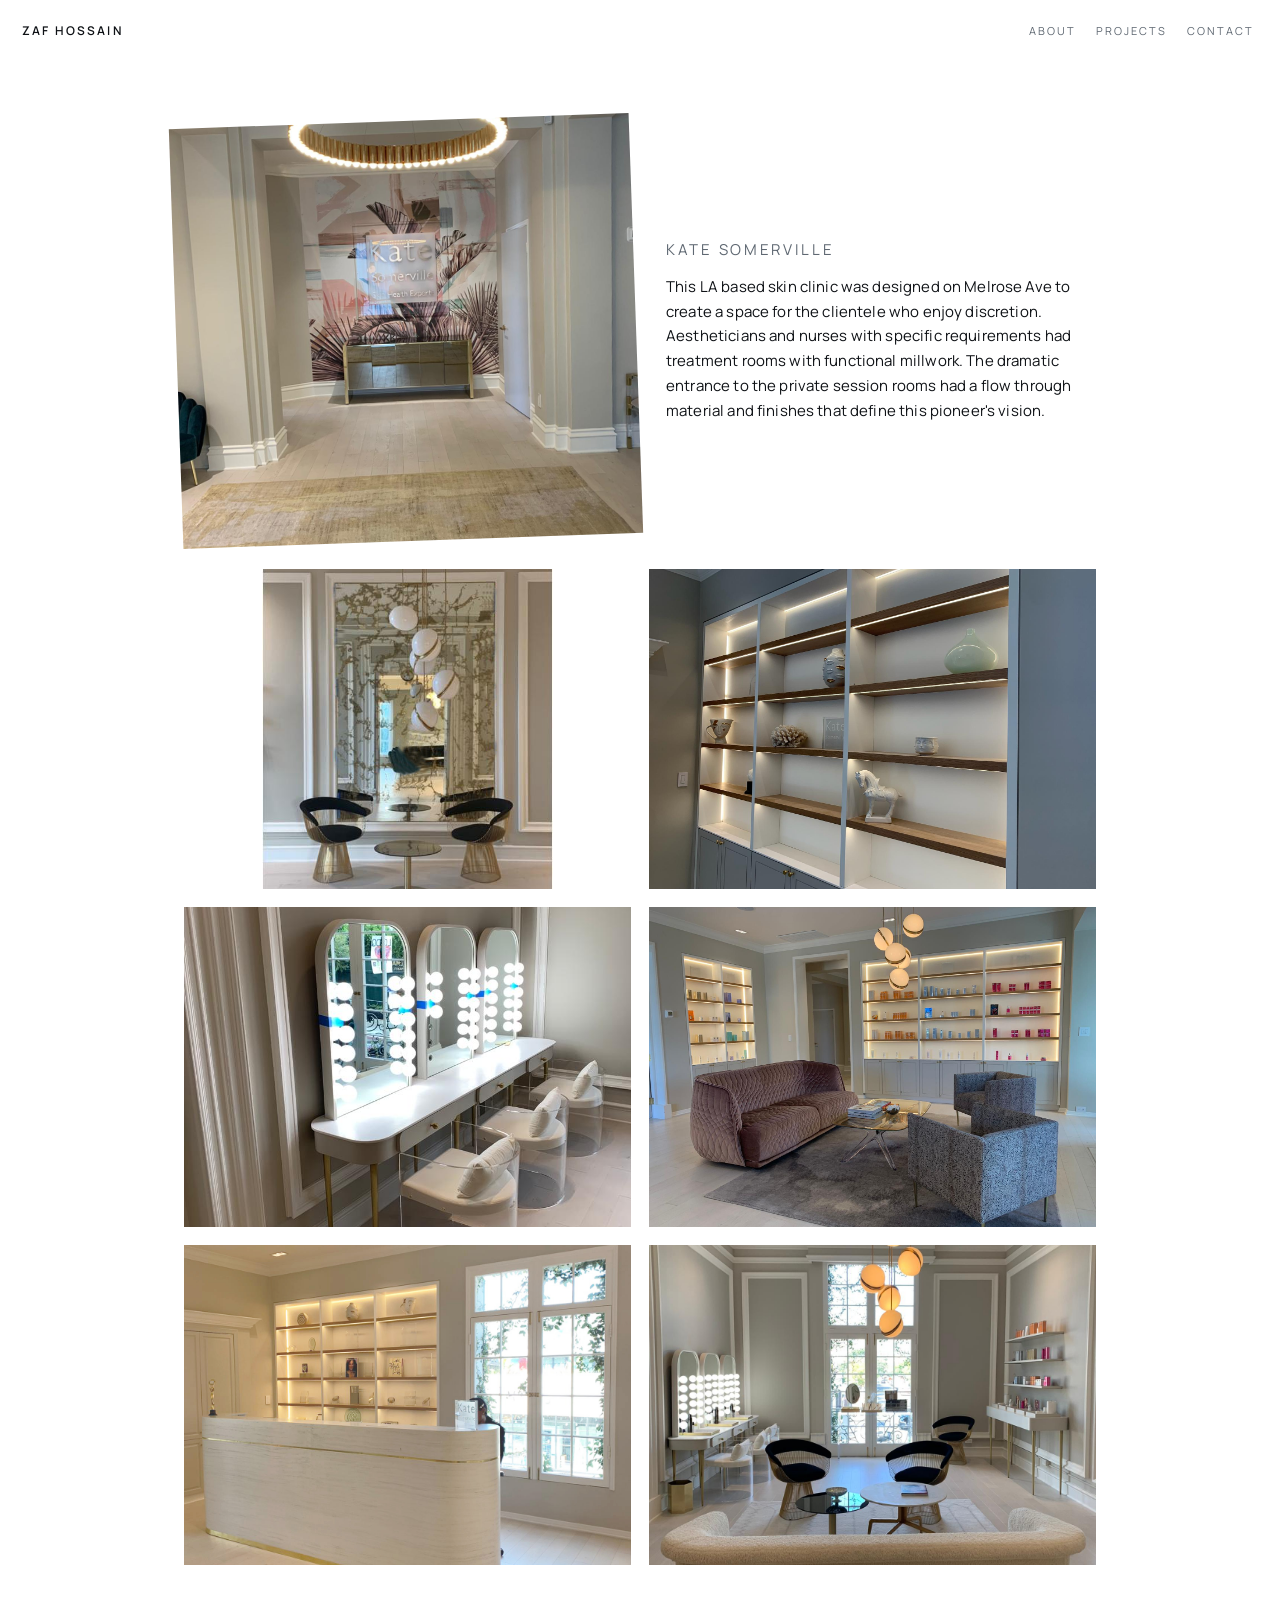
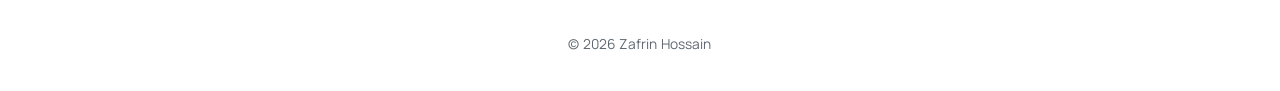
<file: kate-somerville.html>
<!doctype html>
<html lang="en">
<head>
  <meta charset="utf-8" />
  <meta name="viewport" content="width=device-width,initial-scale=1" />
  <title>Kate Somerville - Hospitality Projects</title>
  <meta name="description" content="Kate Somerville hospitality project." />
  <link rel="stylesheet" href="styles.css" />
  <link rel="icon" type="image/png" href="assets/zaffavicon (1).png" />
</head>
<body>
  <header class="site-header">
    <a class="brand" href="index.html" aria-label="Back to home">
      <span class="brand-text">Zaf Hossain</span>
    </a>

    <nav class="top-nav" aria-label="Site">
      <a href="about.html">About</a>
      <a href="projects.html">Projects</a>
      <a href="contact.html">Contact</a>
    </nav>
  </header>

  <main class="page">
    <section class="project-hero" aria-label="Kate Somerville project introduction">
      <figure class="project-hero-media">
        <img
          class="project-hero-image"
          src="assets/kate-somerville-hospitality/PHOTO-2020-01-27-16-18-34.jpg"
          alt="Kate Somerville skin clinic entrance"
          loading="lazy"
        />
      </figure>

      <aside class="project-note">
        <p class="about-kicker">Kate Somerville</p>
        <p>
          This LA based skin clinic was designed on Melrose Ave to create a space for the clientele who enjoy discretion. Aestheticians and nurses with specific requirements had treatment rooms with functional millwork. The dramatic entrance to the private session rooms had a flow through material and finishes that define this pioneer&#39;s vision.
        </p>
      </aside>
    </section>

    <section class="image-grid" aria-label="Kate Somerville project images">
      <img src="assets/kate-somerville-hospitality/PHOTO-2019-09-17-21-28-56.jpg" alt="Kate Somerville project image 1" loading="lazy" />
      <img src="assets/kate-somerville-hospitality/PHOTO-2019-09-23-09-13-39.jpg" alt="Kate Somerville project image 2" loading="lazy" />
      <img src="assets/kate-somerville-hospitality/PHOTO-2019-09-28-20-04-44.jpg" alt="Kate Somerville project image 3" loading="lazy" />
      <img src="assets/kate-somerville-hospitality/PHOTO-2020-01-27-16-18-32.jpg" alt="Kate Somerville project image 4" loading="lazy" />
      <img src="assets/kate-somerville-hospitality/PHOTO-2020-01-27-16-18-34%20(1).jpg" alt="Kate Somerville project image 5" loading="lazy" />
      <img src="assets/kate-somerville-hospitality/PHOTO-2020-01-27-16-18-36.jpg" alt="Kate Somerville project image 6" loading="lazy" />
    </section>
  </main>

  <footer class="site-footer">
    <small>&copy; 2026 Zafrin Hossain</small>
  </footer>
</body>
</html>
</file>
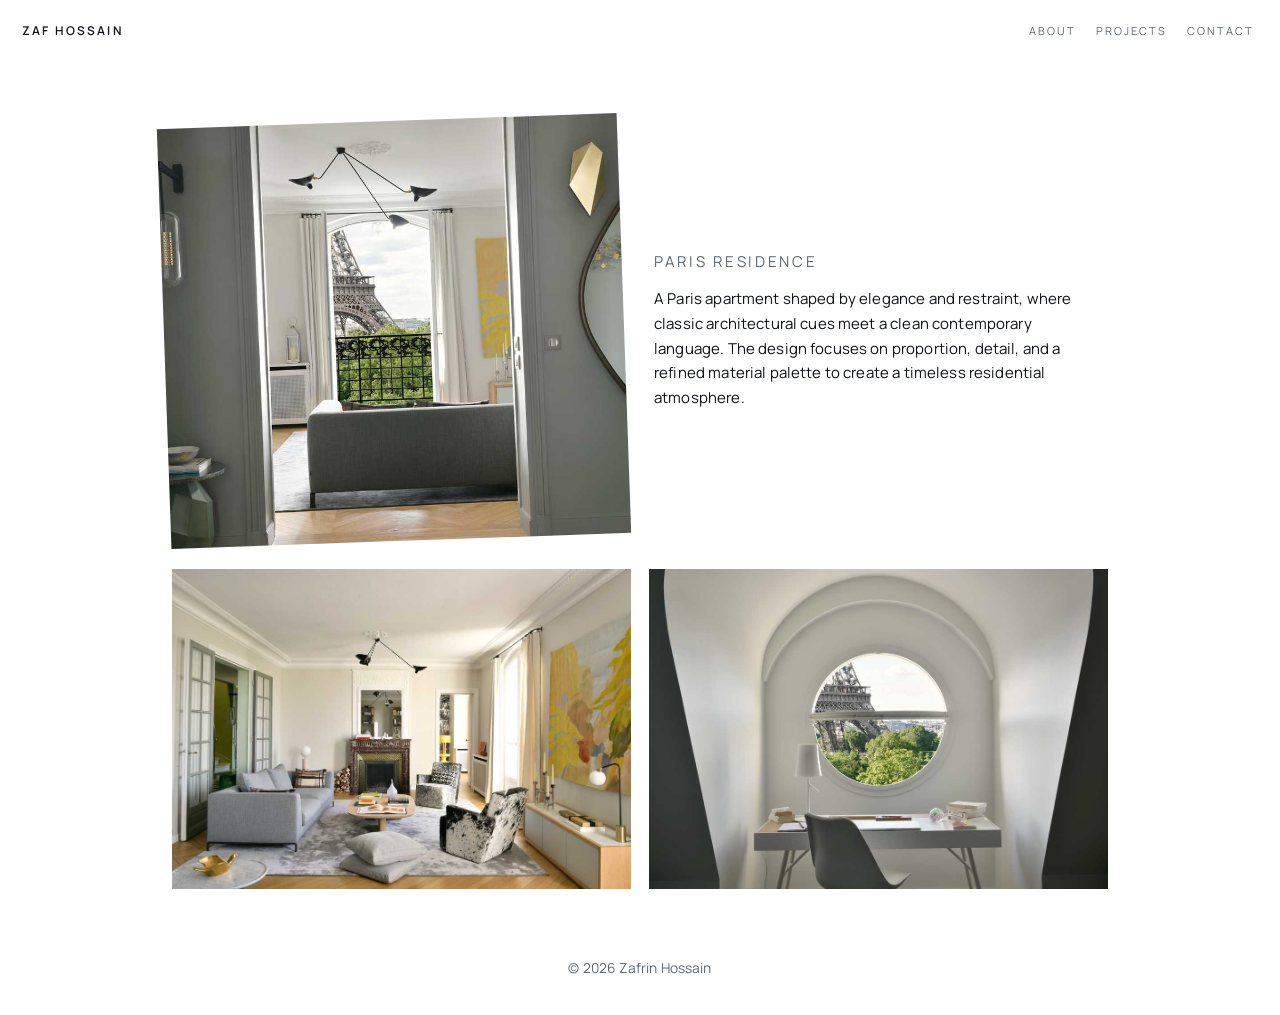
<file: paris.html>
<!doctype html>
<html lang="en">
<head>
  <meta charset="utf-8" />
  <meta name="viewport" content="width=device-width,initial-scale=1" />
  <title>Paris - Residential Projects</title>
  <meta name="description" content="Paris residential project." />
  <link rel="stylesheet" href="styles.css" />
  <link rel="icon" type="image/png" href="assets/zaffavicon (1).png" />
</head>
<body>
  <header class="site-header">
    <a class="brand" href="index.html" aria-label="Back to home">
      <span class="brand-text">Zaf Hossain</span>
    </a>

    <nav class="top-nav" aria-label="Site">
      <a href="about.html">About</a>
      <a href="projects.html">Projects</a>
      <a href="contact.html">Contact</a>
    </nav>
  </header>

  <main class="page">
    <section class="project-hero" aria-label="Paris project introduction">
      <figure class="project-hero-media">
        <img
          class="project-hero-image"
          src="assets/Paris%20-%20Residential/01.jpg"
          alt="Paris residence interior"
          loading="lazy"
        />
      </figure>

      <aside class="project-note">
        <p class="about-kicker">Paris Residence</p>
        <p>
          A Paris apartment shaped by elegance and restraint, where classic architectural cues meet a clean contemporary language. The design focuses on proportion, detail, and a refined material palette to create a timeless residential atmosphere.
        </p>
      </aside>
    </section>

    <section class="image-grid" aria-label="Paris project images">
      <img src="assets/Paris%20-%20Residential/07.jpg" alt="Paris project image 1" />
      <img src="assets/Paris%20-%20Residential/20.jpg" alt="Paris project image 2" />
    </section>
  </main>

  <footer class="site-footer">
    <small>&copy; 2026 Zafrin Hossain</small>
  </footer>
</body>
</html>
</file>
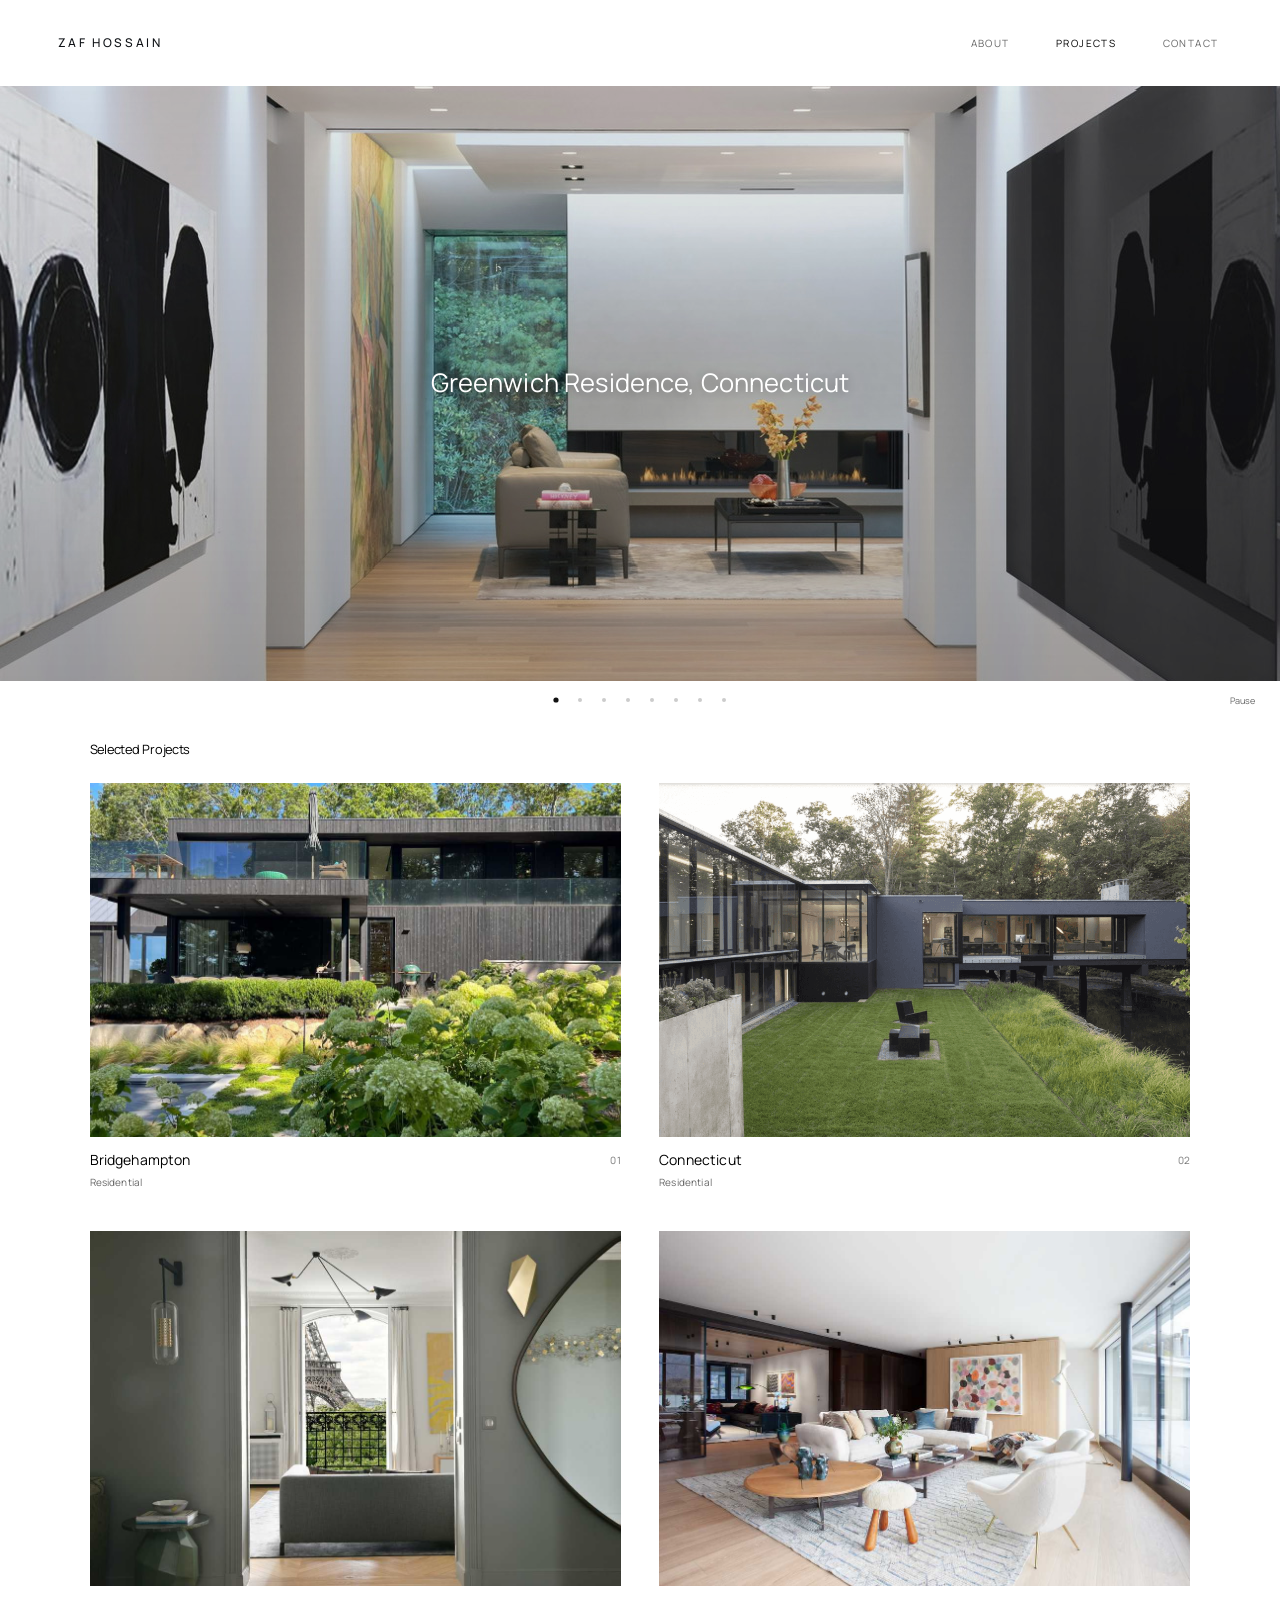
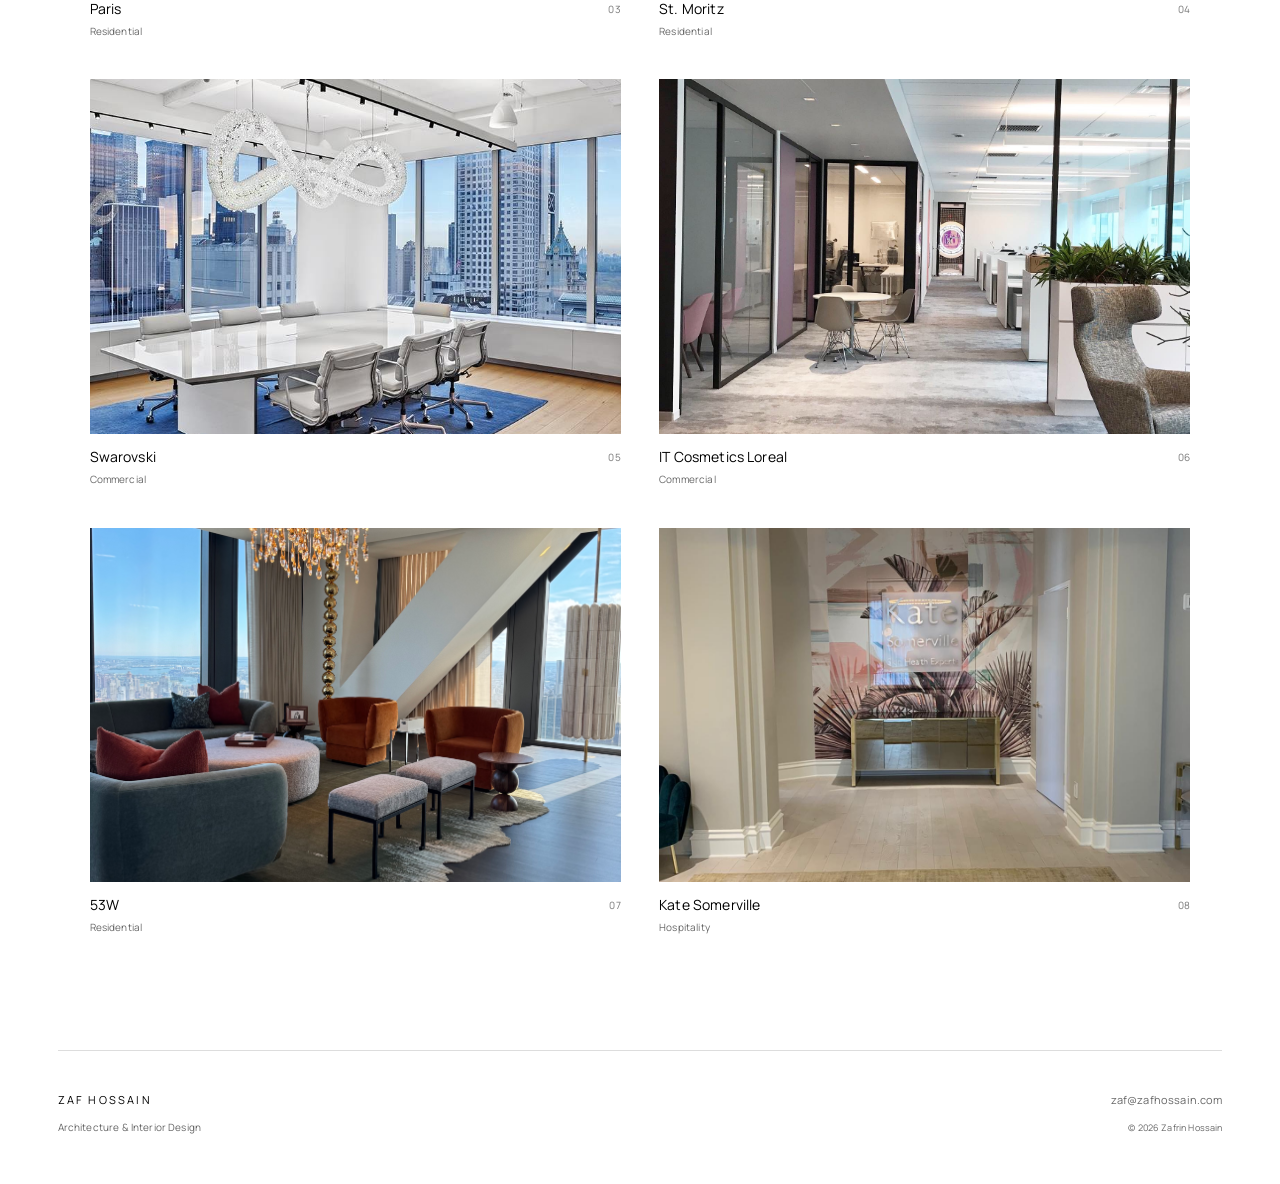
<file: projects.html>
<!doctype html>
<html lang="en">
<head>
  <meta charset="utf-8" />
  <meta name="viewport" content="width=device-width,initial-scale=1" />
  <title>Projects - Zaf Hossain</title>
  <meta name="description" content="Residential, commercial, and hospitality projects by Zaf Hossain." />
  <link rel="stylesheet" href="styles.css" />
  <link rel="stylesheet" href="projects.css" />
  <link rel="icon" type="image/png" href="assets/zaffavicon (1).png" />
</head>
<body class="portfolio">
  <a class="portfolio-skip" href="#main-content">Skip to content</a>
  <header class="site-header">
    <a class="brand" href="index.html" aria-label="Back to home">
      <span class="brand-text">Zaf Hossain</span>
    </a>

    <nav class="top-nav" aria-label="Site">
      <a href="about.html">About</a>
      <a href="projects.html" aria-current="page">Projects</a>
      <a href="contact.html">Contact</a>
    </nav>
  </header>

  <main class="portfolio-main" id="main-content">
    <h1 class="portfolio-visually-hidden">Architecture &amp; Interior Design &mdash; Zaf Hossain</h1>
    <section class="portfolio-carousel" aria-label="Featured projects" aria-roledescription="carousel">
      <div class="portfolio-hero">
        <a class="portfolio-slide is-active" href="greenwich.html" aria-hidden="false" tabindex="0" aria-label="Greenwich Residence, Connecticut" data-slide>
          <img class="portfolio-hero-image" src="assets/Dingletown_CT%20-%20residential/IMG_3354.JPG" alt="Greenwich residence hallway with artwork framing a living room and fireplace" loading="eager" fetchpriority="high" />
          <span class="portfolio-slide-title">Greenwich Residence, Connecticut</span>
        </a>
        <a class="portfolio-slide" href="53w.html" aria-hidden="true" tabindex="-1" aria-label="53W Penthouse, New York" data-slide>
          <img class="portfolio-hero-image" src="assets/53w-residential/IMG_5782%20(1).jpeg" alt="53W penthouse hallway with floor-to-ceiling windows, ebony floors, and colorful wall art" loading="lazy" decoding="async" />
          <span class="portfolio-slide-title">53W Penthouse, New York</span>
        </a>
        <a class="portfolio-slide" href="swarovski.html" aria-hidden="true" tabindex="-1" aria-label="Swarovski Office, New York" data-slide>
          <img class="portfolio-hero-image" src="assets/Swarovski%20-%20Commercial/swar1.jpg" alt="Swarovski project preview" loading="lazy" decoding="async" />
          <span class="portfolio-slide-title">Swarovski Head Office, New York</span>
        </a>
        <a class="portfolio-slide" href="st-moritz.html" aria-hidden="true" tabindex="-1" aria-label="St. Moritz Residence, St. Moritz" data-slide>
          <img class="portfolio-hero-image" src="assets/St.%20Moritz%20-%20Residential/01_St.Moritz-1.jpg" alt="St. Moritz project preview" loading="lazy" decoding="async" />
          <span class="portfolio-slide-title">St. Moritz Residence, Switzerland</span>
        </a>
        <a class="portfolio-slide" href="bridgehampton.html" aria-hidden="true" tabindex="-1" aria-label="Bridgehampton Residence, The Hamptons" data-slide>
          <img class="portfolio-hero-image" src="assets/Brigehampton%20-%20Residential/16.jpg" alt="Bridgehampton residence interior with a timber-lined hallway opening into the living and dining rooms" loading="lazy" decoding="async" />
          <span class="portfolio-slide-title">Bridgehampton Residence, The Hamptons</span>
        </a>
        <a class="portfolio-slide" href="paris.html" aria-hidden="true" tabindex="-1" aria-label="Paris Residence, Paris" data-slide>
          <img class="portfolio-hero-image" src="assets/Paris%20-%20Residential/01.jpg" alt="Paris project preview" loading="lazy" decoding="async" />
          <span class="portfolio-slide-title">Paris Residence, France</span>
        </a>
        <a class="portfolio-slide" href="it-cosmetics.html" aria-hidden="true" tabindex="-1" aria-label="IT Cosmetics Office" data-slide>
          <img class="portfolio-hero-image" src="assets/IT%20Cosmetics_Loreal%20-%20Commercial/IT1.JPG" alt="IT Cosmetics Loreal project preview" loading="lazy" decoding="async" />
          <span class="portfolio-slide-title">IT Cosmetics Office, New York</span>
        </a>
        <a class="portfolio-slide" href="kate-somerville.html" aria-hidden="true" tabindex="-1" aria-label="Kate Somerville Skin Clinic, Los Angeles" data-slide>
          <img class="portfolio-hero-image" src="assets/kate-somerville-hospitality/PHOTO-2020-01-27-16-18-34.jpg" alt="Kate Somerville project preview" loading="lazy" decoding="async" />
          <span class="portfolio-slide-title">Kate Somerville Skin Clinic, Los Angeles</span>
        </a>
      </div>
      <div class="portfolio-carousel-controls" hidden>
        <div class="portfolio-dots" role="group" aria-label="Choose a featured project">
        <button class="portfolio-dot" type="button" aria-label="Show Greenwich Residence, Connecticut" aria-current="true" data-slide-index="0"></button>
        <button class="portfolio-dot" type="button" aria-label="Show 53W Penthouse, New York" aria-current="false" data-slide-index="1"></button>
        <button class="portfolio-dot" type="button" aria-label="Show Swarovski Office, New York" aria-current="false" data-slide-index="2"></button>
        <button class="portfolio-dot" type="button" aria-label="Show St. Moritz Residence, St. Moritz" aria-current="false" data-slide-index="3"></button>
        <button class="portfolio-dot" type="button" aria-label="Show Bridgehampton Residence, The Hamptons" aria-current="false" data-slide-index="4"></button>
        <button class="portfolio-dot" type="button" aria-label="Show Paris Residence, Paris" aria-current="false" data-slide-index="5"></button>
        <button class="portfolio-dot" type="button" aria-label="Show IT Cosmetics Office" aria-current="false" data-slide-index="6"></button>
        <button class="portfolio-dot" type="button" aria-label="Show Kate Somerville Skin Clinic, Los Angeles" aria-current="false" data-slide-index="7"></button>
        </div>
        <button class="portfolio-carousel-toggle" type="button" aria-label="Pause slideshow" aria-pressed="false">Pause</button>
      </div>
    </section>

    <section class="portfolio-selected" aria-labelledby="selected-projects-title">
      <div class="portfolio-section-heading">
        <div>
          <h2 id="selected-projects-title">Selected Projects</h2>
        </div>
      </div>
      <div class="portfolio-grid">
        <a class="portfolio-project" href="bridgehampton.html">
          <span class="portfolio-project-media">
            <img src="assets/Brigehampton%20-%20Residential/bridgehampton-residence-02.jpg" alt="Bridgehampton project preview" width="1200" height="900" loading="lazy" decoding="async" />
            <span class="portfolio-project-view" aria-hidden="true">View project <span>&#8599;</span></span>
          </span>
          <span class="portfolio-project-caption">
            <span class="portfolio-project-name">Bridgehampton</span>
            <span class="portfolio-project-number" aria-hidden="true">01</span>
            <span class="portfolio-project-category">Residential</span>
          </span>
        </a>

        <a class="portfolio-project" href="connecticut.html">
          <span class="portfolio-project-media">
            <img src="assets/Dingletown_CT%20-%20residential/connecticut-project-00.png" alt="Connecticut project preview" width="1200" height="900" loading="lazy" decoding="async" />
            <span class="portfolio-project-view" aria-hidden="true">View project <span>&#8599;</span></span>
          </span>
          <span class="portfolio-project-caption">
            <span class="portfolio-project-name">Connecticut</span>
            <span class="portfolio-project-number" aria-hidden="true">02</span>
            <span class="portfolio-project-category">Residential</span>
          </span>
        </a>

        <a class="portfolio-project" href="paris.html">
          <span class="portfolio-project-media">
            <img src="assets/Paris%20-%20Residential/01.jpg" alt="Paris project preview" width="1200" height="900" loading="lazy" decoding="async" />
            <span class="portfolio-project-view" aria-hidden="true">View project <span>&#8599;</span></span>
          </span>
          <span class="portfolio-project-caption">
            <span class="portfolio-project-name">Paris</span>
            <span class="portfolio-project-number" aria-hidden="true">03</span>
            <span class="portfolio-project-category">Residential</span>
          </span>
        </a>

        <a class="portfolio-project" href="st-moritz.html">
          <span class="portfolio-project-media">
            <img src="assets/St.%20Moritz%20-%20Residential/01_St.Moritz-1.jpg" alt="St. Moritz project preview" width="1200" height="900" loading="lazy" decoding="async" />
            <span class="portfolio-project-view" aria-hidden="true">View project <span>&#8599;</span></span>
          </span>
          <span class="portfolio-project-caption">
            <span class="portfolio-project-name">St. Moritz</span>
            <span class="portfolio-project-number" aria-hidden="true">04</span>
            <span class="portfolio-project-category">Residential</span>
          </span>
        </a>

        <a class="portfolio-project" href="swarovski.html">
          <span class="portfolio-project-media">
            <img src="assets/Swarovski%20-%20Commercial/swar1.jpg" alt="Swarovski project preview" width="1200" height="900" loading="lazy" decoding="async" />
            <span class="portfolio-project-view" aria-hidden="true">View project <span>&#8599;</span></span>
          </span>
          <span class="portfolio-project-caption">
            <span class="portfolio-project-name">Swarovski</span>
            <span class="portfolio-project-number" aria-hidden="true">05</span>
            <span class="portfolio-project-category">Commercial</span>
          </span>
        </a>

        <a class="portfolio-project" href="it-cosmetics.html">
          <span class="portfolio-project-media">
            <img src="assets/IT%20Cosmetics_Loreal%20-%20Commercial/IT1.JPG" alt="IT Cosmetics Loreal project preview" width="1200" height="900" loading="lazy" decoding="async" />
            <span class="portfolio-project-view" aria-hidden="true">View project <span>&#8599;</span></span>
          </span>
          <span class="portfolio-project-caption">
            <span class="portfolio-project-name">IT Cosmetics Loreal</span>
            <span class="portfolio-project-number" aria-hidden="true">06</span>
            <span class="portfolio-project-category">Commercial</span>
          </span>
        </a>

        <a class="portfolio-project" href="53w.html">
          <span class="portfolio-project-media">
            <img src="assets/53w-residential/IMG_5777.jpeg" alt="53W project preview" width="1200" height="900" loading="lazy" decoding="async" />
            <span class="portfolio-project-view" aria-hidden="true">View project <span>&#8599;</span></span>
          </span>
          <span class="portfolio-project-caption">
            <span class="portfolio-project-name">53W</span>
            <span class="portfolio-project-number" aria-hidden="true">07</span>
            <span class="portfolio-project-category">Residential</span>
          </span>
        </a>

        <a class="portfolio-project" href="kate-somerville.html">
          <span class="portfolio-project-media">
            <img src="assets/kate-somerville-hospitality/PHOTO-2020-01-27-16-18-34.jpg" alt="Kate Somerville project preview" width="1200" height="900" loading="lazy" decoding="async" />
            <span class="portfolio-project-view" aria-hidden="true">View project <span>&#8599;</span></span>
          </span>
          <span class="portfolio-project-caption">
            <span class="portfolio-project-name">Kate Somerville</span>
            <span class="portfolio-project-number" aria-hidden="true">08</span>
            <span class="portfolio-project-category">Hospitality</span>
          </span>
        </a>
      </div>
    </section>
  </main>

  <footer class="portfolio-footer">
    <div>
      <a class="portfolio-footer-brand" href="index.html">Zaf Hossain</a>
      <p>Architecture &amp; Interior Design</p>
    </div>
    <div class="portfolio-footer-contact">
      <a href="mailto:zaf@zafhossain.com">zaf@zafhossain.com</a>
      <small>&copy; 2026 Zafrin Hossain</small>
    </div>
  </footer>
  <script src="script.js" defer></script>
</body>
</html>
</file>
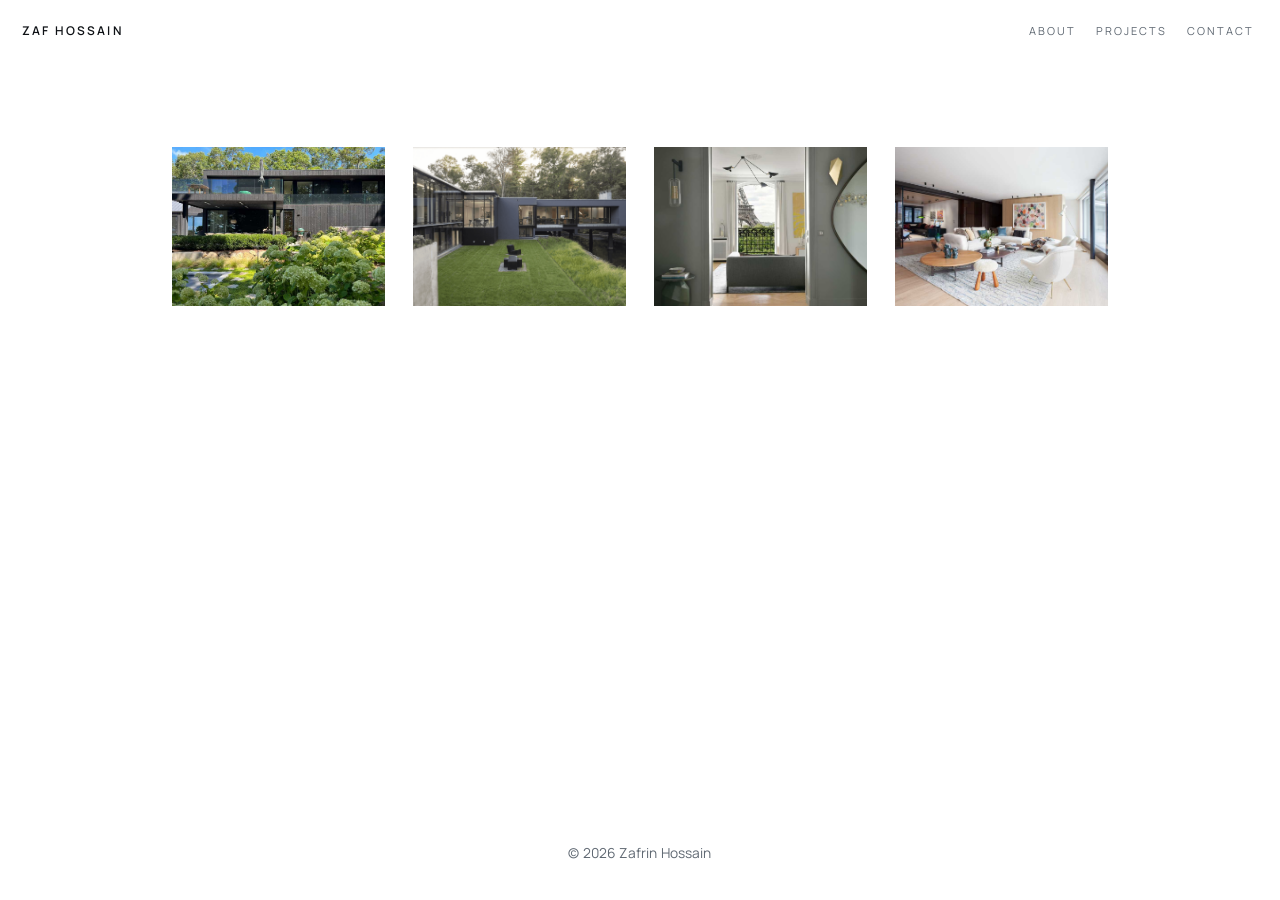
<file: residential.html>
<!doctype html>
<html lang="en">
<head>
  <meta charset="utf-8" />
  <meta name="viewport" content="width=device-width,initial-scale=1" />
  <title>Residential Projects - Zaf Hossain</title>
  <meta name="description" content="Residential projects by Zaf Hossain." />
  <link rel="stylesheet" href="styles.css" />
  <link rel="icon" type="image/png" href="assets/zaffavicon (1).png" />
</head>
<body>
  <header class="site-header">
    <a class="brand" href="index.html" aria-label="Back to home">
      <span class="brand-text">Zaf Hossain</span>
    </a>

    <nav class="top-nav" aria-label="Site">
      <a href="about.html">About</a>
      <a href="projects.html">Projects</a>
      <a href="contact.html">Contact</a>
    </nav>
  </header>

  <main class="page">
    <section class="project-gallery" aria-label="Residential projects">
      <a class="project-card" href="bridgehampton.html" aria-label="Bridgehampton project">
        <img src="assets/Brigehampton%20-%20Residential/bridgehampton-residence-02.jpg" alt="Bridgehampton project preview" />
        <span class="project-overlay">
          <span class="project-label">Bridgehampton</span>
        </span>
      </a>

      <a class="project-card" href="connecticut.html" aria-label="Connecticut project">
        <img src="assets/Dingletown_CT%20-%20residential/connecticut-project-00.png" alt="Connecticut project preview" />
        <span class="project-overlay">
          <span class="project-label">Connecticut</span>
        </span>
      </a>

      <a class="project-card" href="paris.html" aria-label="Paris project">
        <img src="assets/Paris%20-%20Residential/01.jpg" alt="Paris project preview" />
        <span class="project-overlay">
          <span class="project-label">Paris</span>
        </span>
      </a>

      <a class="project-card" href="st-moritz.html" aria-label="St. Moritz project">
        <img src="assets/St.%20Moritz%20-%20Residential/01_St.Moritz-1.jpg" alt="St. Moritz project preview" />
        <span class="project-overlay">
          <span class="project-label">St. Moritz</span>
        </span>
      </a>
    </section>
  </main>

  <footer class="site-footer">
    <small>&copy; 2026 Zafrin Hossain</small>
  </footer>
</body>
</html>
</file>
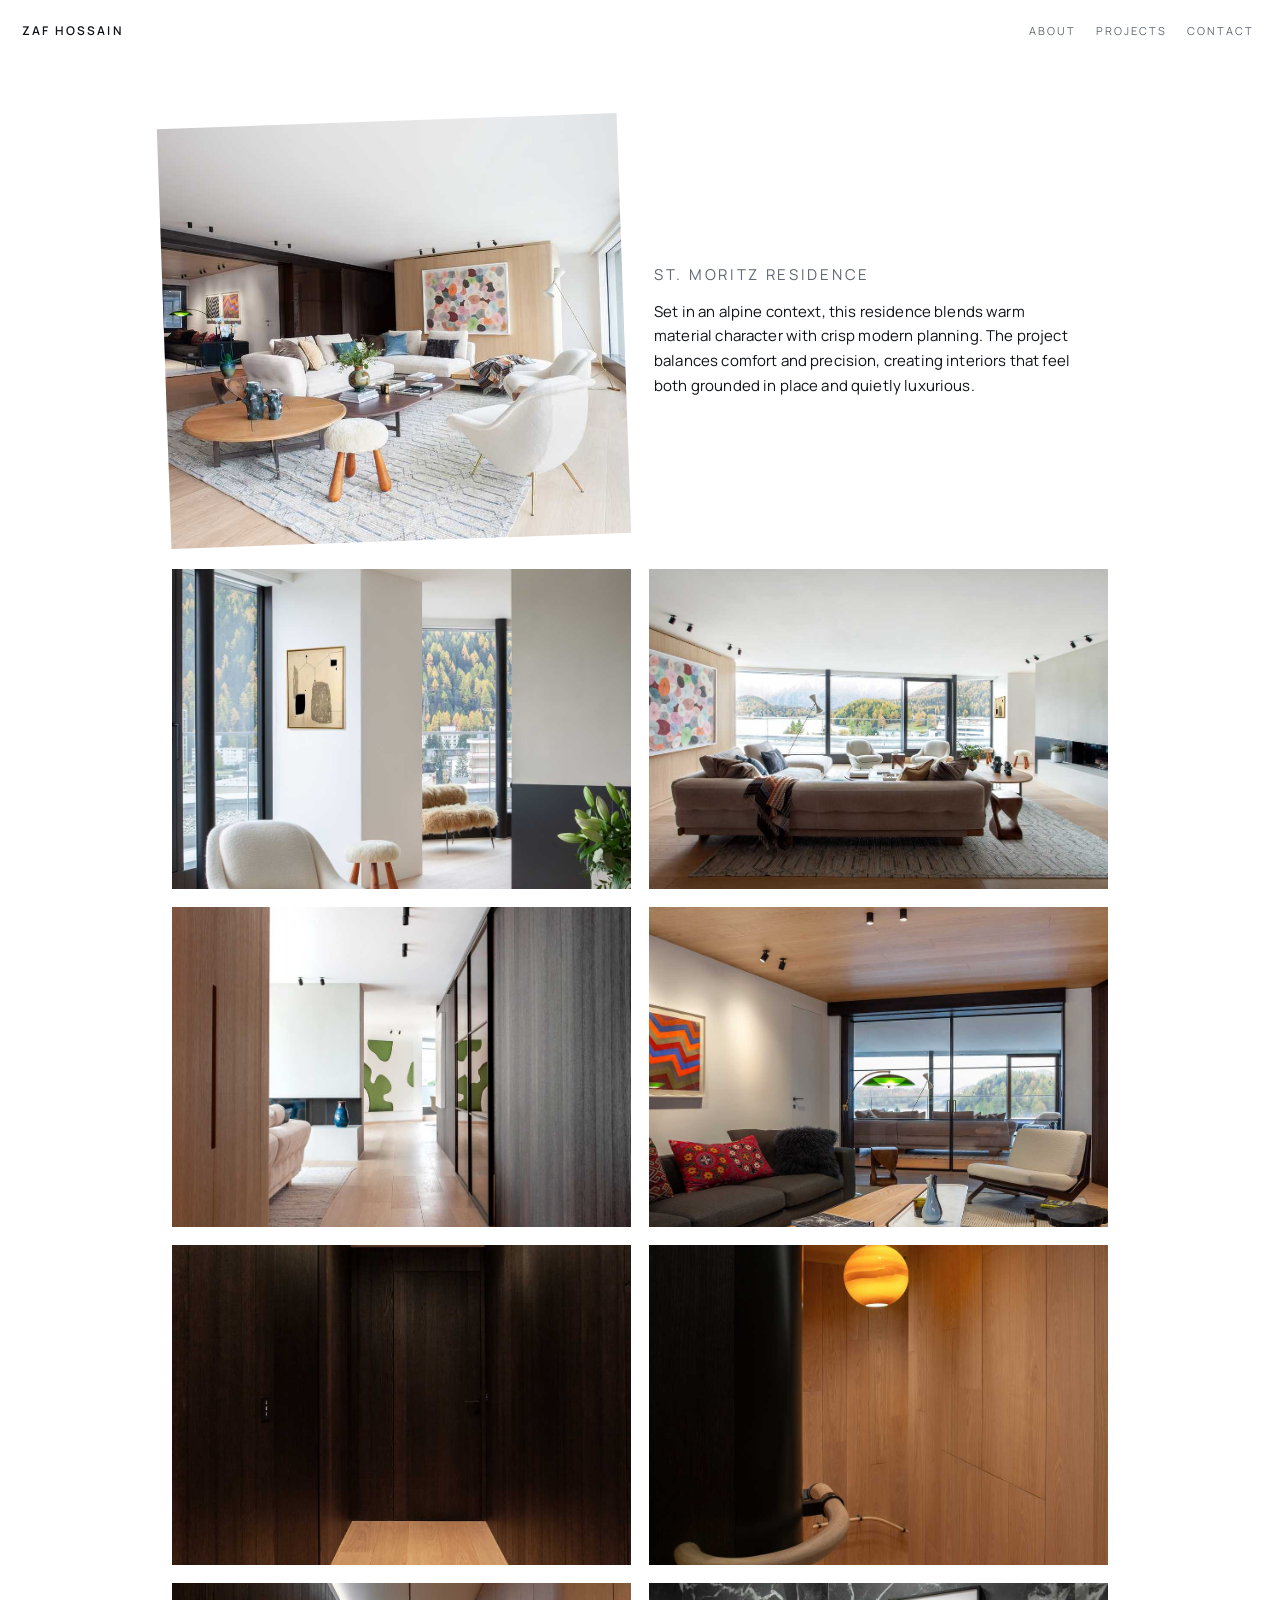
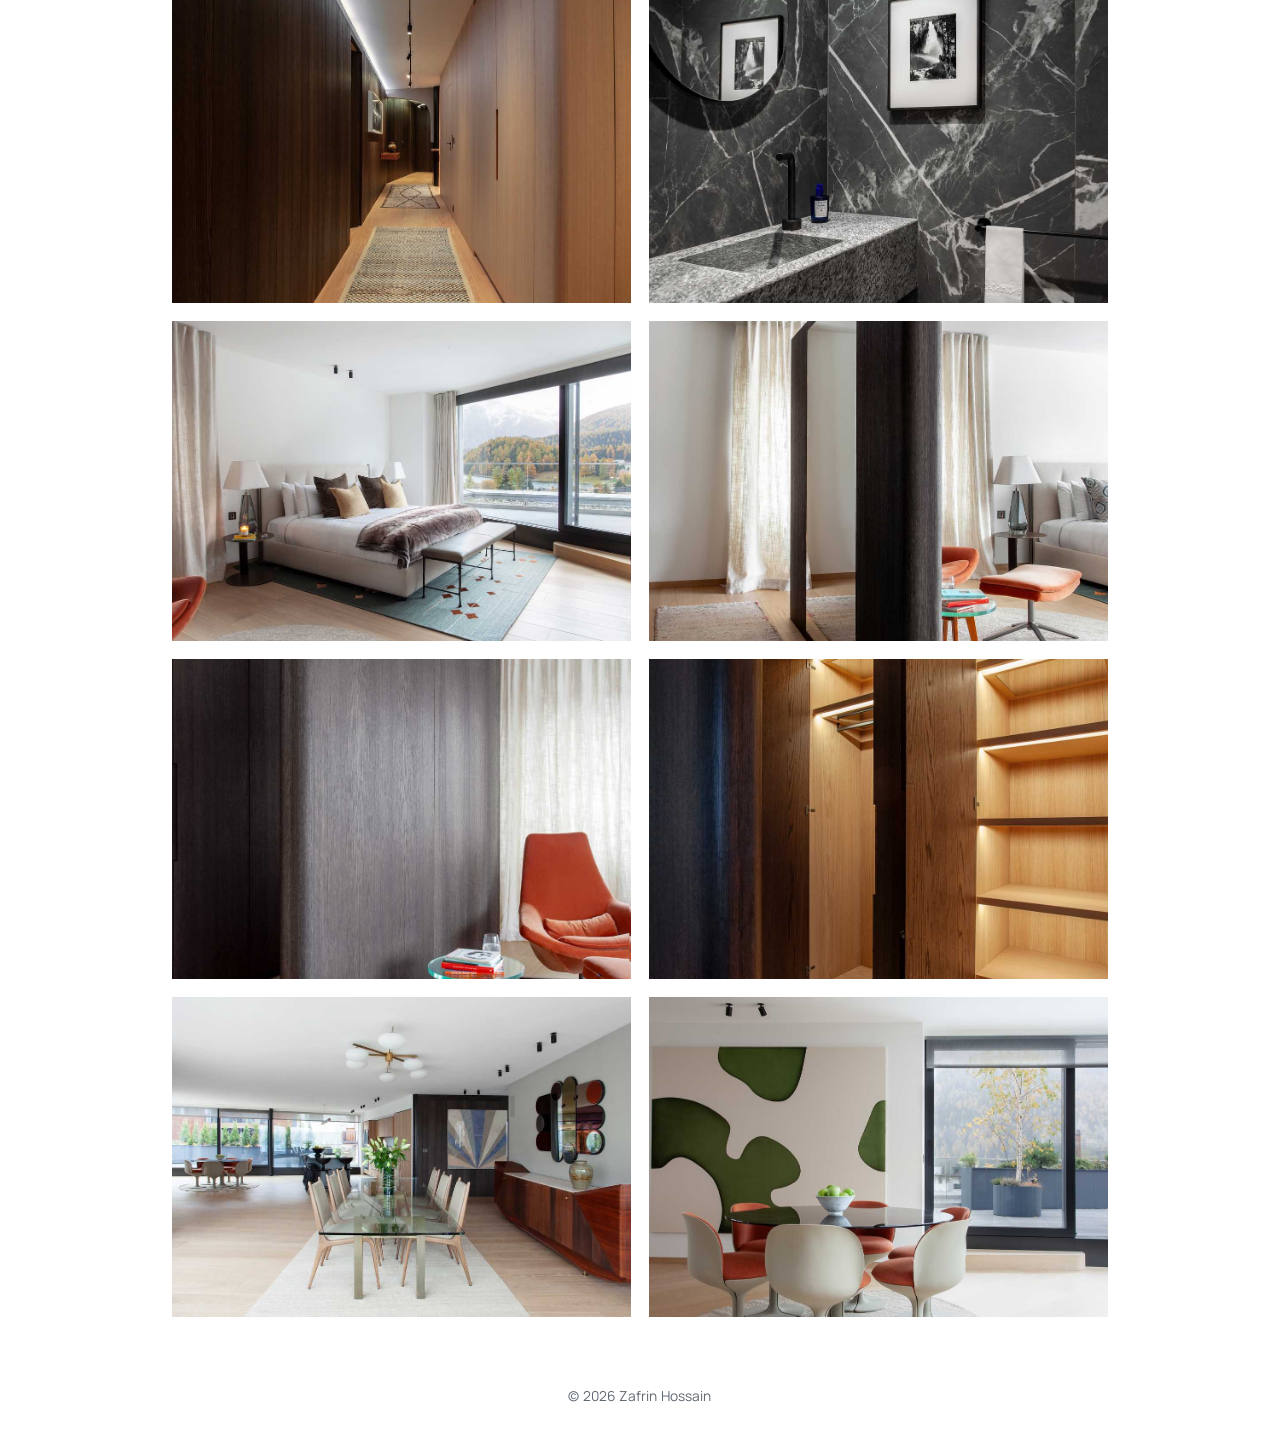
<file: st-moritz.html>
<!doctype html>
<html lang="en">
<head>
  <meta charset="utf-8" />
  <meta name="viewport" content="width=device-width,initial-scale=1" />
  <title>St. Moritz - Residential Projects</title>
  <meta name="description" content="St. Moritz residential project." />
  <link rel="stylesheet" href="styles.css" />
  <link rel="icon" type="image/png" href="assets/zaffavicon (1).png" />
</head>
<body>
  <header class="site-header">
    <a class="brand" href="index.html" aria-label="Back to home">
      <span class="brand-text">Zaf Hossain</span>
    </a>

    <nav class="top-nav" aria-label="Site">
      <a href="about.html">About</a>
      <a href="projects.html">Projects</a>
      <a href="contact.html">Contact</a>
    </nav>
  </header>

  <main class="page">
   

    <section class="project-hero" aria-label="St. Moritz project introduction">
      <figure class="project-hero-media">
        <img
          class="project-hero-image"
          src="assets/St.%20Moritz%20-%20Residential/01_St.Moritz-1.jpg"
          alt="St. Moritz residence interior"
          loading="lazy"
        />
      </figure>

      <aside class="project-note">
        <p class="about-kicker">St. Moritz Residence</p>
        <p>
          Set in an alpine context, this residence blends warm material character with crisp modern planning. The project balances comfort and precision, creating interiors that feel both grounded in place and quietly luxurious.
        </p>
      </aside>
    </section>

    <section class="image-grid" aria-label="St. Moritz project images">
      <img src="assets/St.%20Moritz%20-%20Residential/03_St.Moritz-3.jpg" alt="St. Moritz project image 1" />
      <img src="assets/St.%20Moritz%20-%20Residential/05_St.Moritz-5A1.jpg" alt="St. Moritz project image 2" />
      <img src="assets/St.%20Moritz%20-%20Residential/07_St.Moritz-15.jpg" alt="St. Moritz project image 3" />
      <img src="assets/St.%20Moritz%20-%20Residential/08_St.Moritz_8513m..jpg" alt="St. Moritz project image 4" />
      <img src="assets/St.%20Moritz%20-%20Residential/11_St.Moritz_8406m.jpg" alt="St. Moritz project image 5" />
      <img src="assets/St.%20Moritz%20-%20Residential/13_St.Moritz_8402m.jpg" alt="St. Moritz project image 6" />
      <img src="assets/St.%20Moritz%20-%20Residential/18_St.Moritz-9.jpg" alt="St. Moritz project image 7" />
      <img src="assets/St.%20Moritz%20-%20Residential/23_St.Moritz-8426m.jpg" alt="St. Moritz project image 8" />
      <img src="assets/St.%20Moritz%20-%20Residential/25_St.Moritz_8358m.jpg" alt="St. Moritz project image 9" />
      <img src="assets/St.%20Moritz%20-%20Residential/30_St.Moritz-12b.jpg" alt="St. Moritz project image 10" />
      <img src="assets/St.%20Moritz%20-%20Residential/31_St.Moritz-8479m.jpg" alt="St. Moritz project image 11" />
      <img src="assets/St.%20Moritz%20-%20Residential/34_St.Moritz-8493m.jpg" alt="St. Moritz project image 12" />
      <img src="assets/St.%20Moritz%20-%20Residential/40_St.Moritz-8531_1m.jpg" alt="St. Moritz project image 13" />
      <img src="assets/St.%20Moritz%20-%20Residential/45_St.Moritz-20.jpg" alt="St. Moritz project image 14" />
    </section>
  </main>

  <footer class="site-footer">
    <small>&copy; 2026 Zafrin Hossain</small>
  </footer>
</body>
</html>
</file>
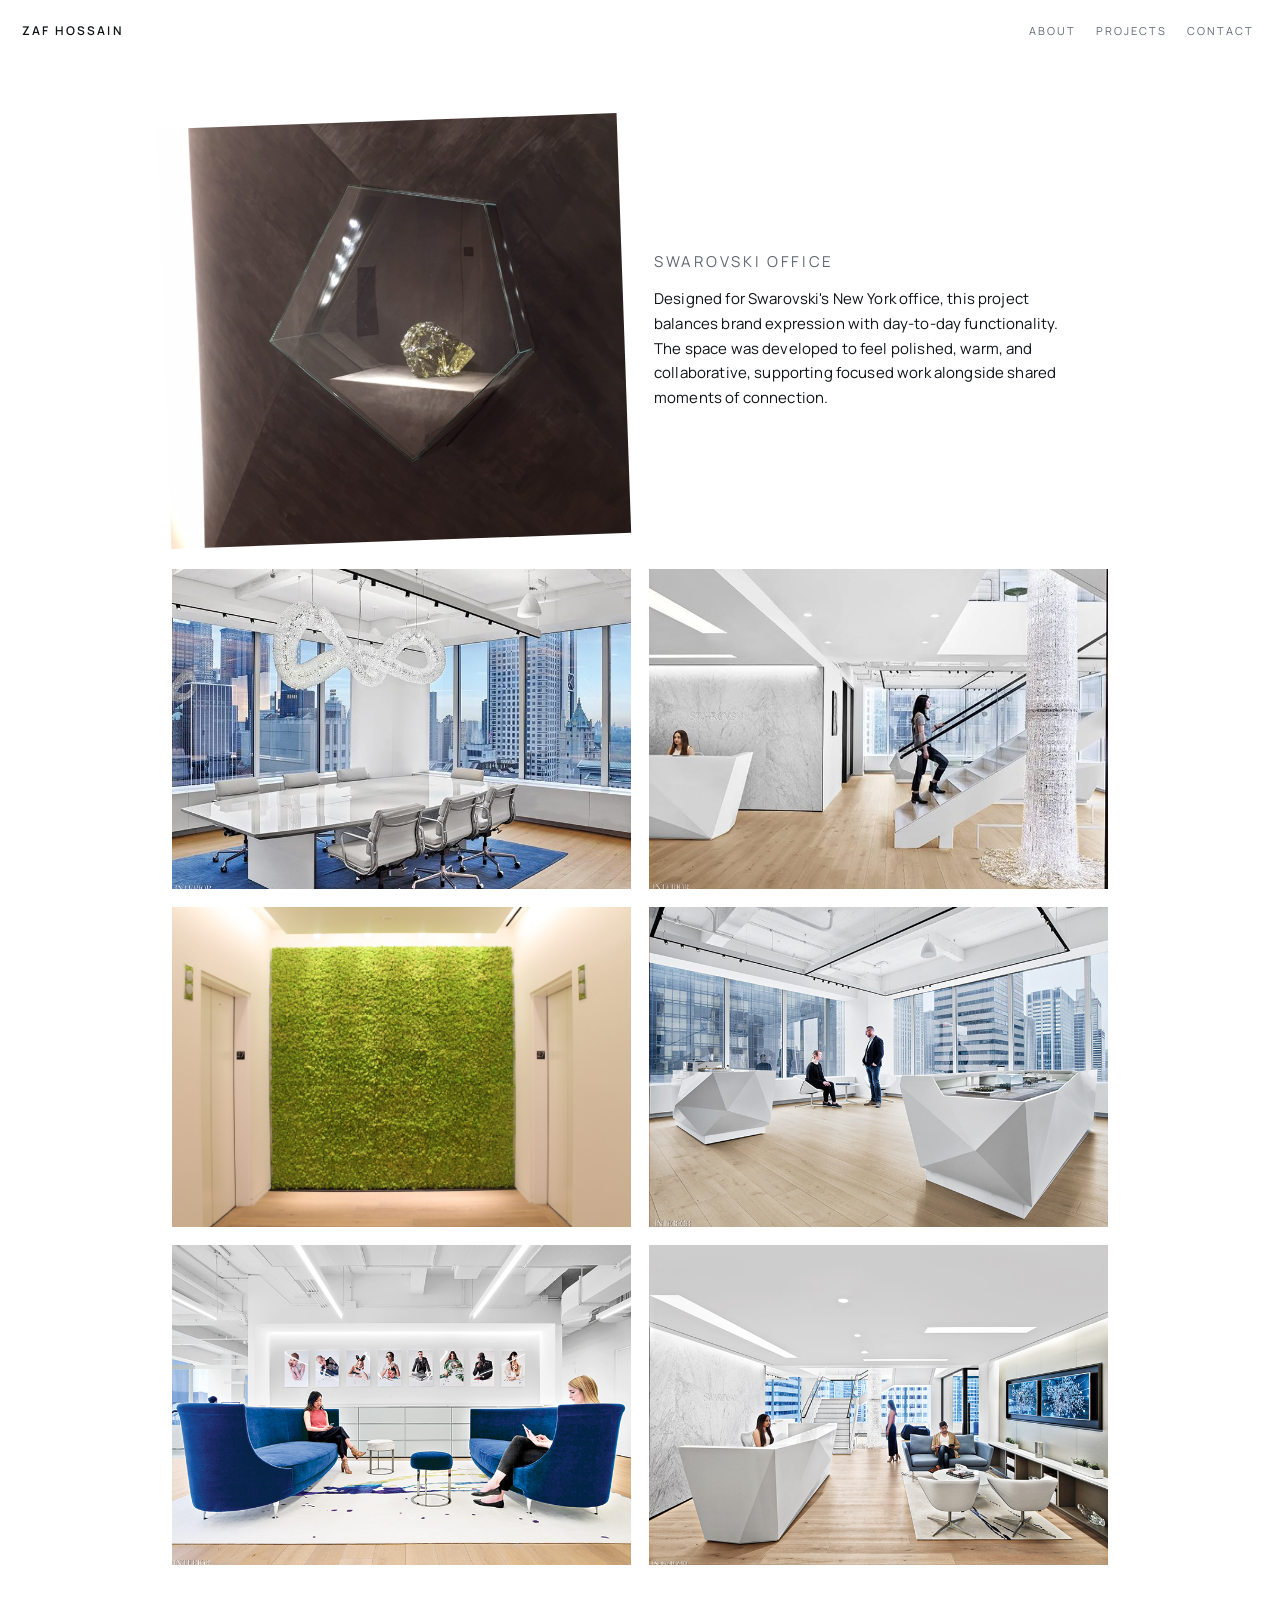
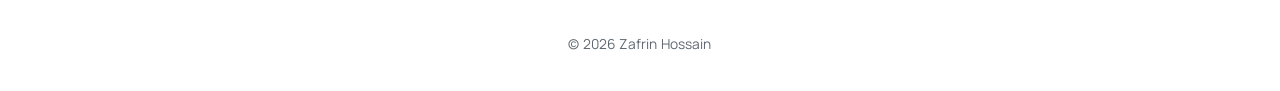
<file: swarovski.html>
<!doctype html>
<html lang="en">
<head>
  <meta charset="utf-8" />
  <meta name="viewport" content="width=device-width,initial-scale=1" />
  <title>Swarovski - Commercial Projects</title>
  <meta name="description" content="Swarovski commercial project." />
  <link rel="stylesheet" href="styles.css" />
  <link rel="icon" type="image/png" href="assets/zaffavicon (1).png" />
</head>
<body>
  <header class="site-header">
    <a class="brand" href="index.html" aria-label="Back to home">
      <span class="brand-text">Zaf Hossain</span>
    </a>

    <nav class="top-nav" aria-label="Site">
      <a href="about.html">About</a>
      <a href="projects.html">Projects</a>
      <a href="contact.html">Contact</a>
    </nav>
  </header>

  <main class="page">
   

    <section class="project-hero" aria-label="Swarovski project introduction">
      <figure class="project-hero-media">
        <img
          class="project-hero-image"
          src="assets/Swarovski%20-%20Commercial/IMG_3682.JPG"
          alt="Swarovski New York office interior"
          loading="lazy"
        />
      </figure>

      <aside class="project-note">
        <p class="about-kicker">Swarovski Office</p>
        <p>
          Designed for Swarovski's New York office, this project balances brand expression with day-to-day functionality. The space was developed to feel polished, warm, and collaborative, supporting focused work alongside shared moments of connection.
        </p>
      </aside>
    </section>

    <section class="image-grid" aria-label="Swarovski project images">
      <img src="assets/Swarovski%20-%20Commercial/swar1.jpg" alt="Swarovski project image 1" />
      <img src="assets/Swarovski%20-%20Commercial/swar2.jpg" alt="Swarovski project image 2" />
      <img src="assets/Swarovski%20-%20Commercial/IMG_3699.JPG" alt="Swarovski project image 3" />
      <img src="assets/Swarovski%20-%20Commercial/perkins-will-valerie-pasquiou-swarovski-new-york-office-gallery-1017.jpg" alt="Swarovski project image 4" />
      <img src="assets/Swarovski%20-%20Commercial/perkins-will-valerie-pasquiou-swarovski-new-york-office-lounge-sofas-1017.jpg" alt="Swarovski project image 5" />
      <img src="assets/Swarovski%20-%20Commercial/perkins-will-valerie-pasquiou-swarovski-new-york-office-reception-lobby-1017.jpg" alt="Swarovski project image 6" />
    </section>
  </main>

  <footer class="site-footer">
    <small>&copy; 2026 Zafrin Hossain</small>
  </footer>
</body>
</html>
</file>
<file: styles.css>
@import url("https://fonts.googleapis.com/css2?family=Manrope:wght@300;400;500;600&display=swap");

:root{
  --bg: #ffffff;
  --bg-soft: #f5f7fa;
  --ink: #0f1216;
  --muted: #5f6872;
  --line: rgba(15,18,22,0.12);
  --panel: rgba(255,255,255,0.94);
  --shadow: 0 12px 30px rgba(13,19,26,0.08);
  --shadow-soft: 0 6px 20px rgba(13,19,26,0.06);
  --radius: 16px;
  --accent: #0f1216;
}

*{ box-sizing: border-box; }
html,body{ height: 100%; }
body{
  margin: 0;
  color: var(--ink);
  background: var(--bg);
  font-family: "Manrope", "Avenir Next", "Segoe UI", sans-serif;
  font-size: 16.5px;
  line-height: 1.7;
  letter-spacing: 0.15px;
  min-height: 100vh;
  display: flex;
  flex-direction: column;
}

h1,h2,h3{
  font-family: inherit;
  font-weight: 500;
  letter-spacing: -0.2px;
}

a{ color: inherit; text-decoration: none; }
a:focus-visible{
  outline: 2px solid rgba(17,58,43,0.45);
  outline-offset: 3px;
}
a[aria-disabled="true"]{ opacity: 0.55; pointer-events: none; }

.muted{ color: var(--muted); }

/* Landing */
body.home{ overflow: hidden; }

.landing{
  flex: 1;
  display: grid;
  place-items: center;
  padding: 24px;
}

.splash{
  position: fixed;
  inset: 0;
  display: grid;
  place-items: center;
  pointer-events: none;
  transition: opacity 320ms ease, visibility 0s linear 320ms;
}

.splash.is-hidden{
  opacity: 0;
  visibility: hidden;
}

.splash-logo{
  width: min(340px, 70vw);
  max-width: 360px;
  height: auto;
  object-fit: contain;
  border-radius: 0;
  box-shadow: none;
  opacity: 0;
  transform: scale(0.98);
}

body.is-animating .splash-logo{
  animation: logoReveal 2200ms ease forwards;
}

@keyframes logoReveal{
  0%{ opacity: 0; transform: scale(0.96); }
  18%{ opacity: 1; transform: scale(1); }
  70%{ opacity: 1; }
  100%{ opacity: 0; transform: scale(1.02); }
}

.menu{
  position: fixed;
  top: 50%;
  left: 50%;
  transform: translate(-50%, -50%) translateY(12px);
  display: flex;
  flex-direction: column;
  gap: 14px;
  opacity: 0;
  pointer-events: none;
  transition: opacity 360ms ease, transform 360ms ease;
}

.menu.is-visible{
  opacity: 1;
  pointer-events: auto;
  transform: translate(-50%, -50%) translateY(0);
}

.menu-item{
  width: min(280px, 78vw);
  padding: 8px 0;
  border-radius: 0;
  background: transparent;
  border: none;
  box-shadow: none;
  font-weight: 500;
  letter-spacing: 0.18em;
  text-transform: uppercase;
  font-size: 12px;
  opacity: 0;
  transform: translateY(8px);
  transition: opacity 280ms ease, transform 280ms ease, color 200ms ease;
}

.menu.is-visible .menu-item{
  opacity: 1;
  transform: translateY(0);
}

.menu-item:nth-child(1){ transition-delay: 80ms; }
.menu-item:nth-child(2){ transition-delay: 160ms; }
.menu-item:nth-child(3){ transition-delay: 240ms; }
.menu-item:nth-child(4){ transition-delay: 320ms; }

.menu-item:hover{
  transform: translateY(-1px);
  color: rgba(15,18,22,0.7);
  text-decoration: underline;
  text-decoration-thickness: 1px;
  text-underline-offset: 6px;
}

/* Project category chooser */
.project-choices{
  margin: 64px auto 0;
  width: min(560px, 92vw);
  display: flex;
  align-items: center;
  justify-content: space-between;
}

.project-choice{
  text-transform: uppercase;
  letter-spacing: 0.22em;
  font-size: 12px;
  font-weight: 500;
  color: var(--ink);
  padding: 6px 0;
  transition: color 160ms ease, transform 160ms ease, text-decoration 160ms ease;
}

.project-choice.left{
  transform: translateX(-18px);
}

.project-choice.right{
  transform: translateX(18px);
}

.project-choice:hover{
  color: rgba(15,18,22,0.7);
  text-decoration: underline;
  text-decoration-thickness: 1px;
  text-underline-offset: 6px;
}

/* Project gallery */
.project-gallery{
  margin-top: 48px;
  display: grid;
  grid-template-columns: repeat(4, minmax(0, 1fr));
  gap: 28px;
}

.project-card{
  position: relative;
  display: block;
  overflow: hidden;
}

.project-card img{
  width: 100%;
  height: auto;
  aspect-ratio: 4 / 3;
  object-fit: cover;
  display: block;
  transition: transform 240ms ease;
}

.project-overlay{
  position: absolute;
  inset: 0;
  display: grid;
  place-items: center;
  opacity: 0;
  background: rgba(228,232,235,0.48);
  transition: opacity 220ms ease;
}

.project-label{
  color: rgba(31,36,40,0.84);
  padding: 0;
  border-radius: 0;
  text-transform: uppercase;
  letter-spacing: 0.18em;
  font-size: clamp(12px, 1.2vw, 20px);
  max-width: calc(100% - 20px);
  overflow-wrap: anywhere;
  font-weight: 400;
  text-align: center;
  transform: translateY(8px);
  transition: transform 220ms ease;
}

.project-category{
  display: block;
  margin-top: 10px;
  font-size: clamp(10px, 1vw, 12px);
  letter-spacing: 0.14em;
  line-height: 1.4;
}

.project-card:hover .project-overlay,
.project-card:focus-visible .project-overlay{
  opacity: 1;
}

.project-card:hover img,
.project-card:focus-visible img{
  transform: scale(1.02);
}

.project-card:hover .project-label,
.project-card:focus-visible .project-label{
  transform: translateY(0);
}

/* Project image pages */
.image-grid{
  margin-top: 28px;
  display: grid;
  grid-template-columns: repeat(2, minmax(0, 1fr));
  gap: 18px;
}

.image-grid img{
  width: 100%;
  height: 320px;
  object-fit: cover;
  display: block;
}

@media (min-width: 821px){
  .image-grid > img:last-child:nth-child(odd){
    grid-column: 1 / -1;
    width: calc((100% - 18px) / 2);
    justify-self: center;
  }
}

.project-hero{
  margin-top: 22px;
  display: grid;
  grid-template-columns: minmax(260px, 460px) minmax(0, 1fr);
  gap: 22px;
  align-items: center;
}

.project-hero-media{
  margin: 0;
}

.project-hero-image{
  width: 100%;
  height: min(420px, 48vw);
  object-fit: cover;
  display: block;
  transform: translateX(-8px) rotate(-2deg);
  transform-origin: center;
}

.project-note{
  max-width: 430px;
}

.project-note p{
  margin: 0 0 12px;
  font-size: 15px;
  line-height: 1.65;
}

.project-note p:last-child{
  margin-bottom: 0;
}

/* Header + pages */
.site-header{
  position: sticky;
  top: 0;
  z-index: 10;
  display: flex;
  justify-content: space-between;
  gap: 18px;
  align-items: center;
  padding: 16px 22px;
  background: transparent;
}

.brand{
  display: inline-flex;
  align-items: center;
  gap: 10px;
  color: var(--ink);
}

.brand-logo{
  width: 36px;
  height: 36px;
  object-fit: cover;
  border-radius: 10px;
  box-shadow: 0 8px 16px rgba(13,19,26,0.12);
}

.brand-text{
  font-weight: 600;
  letter-spacing: 0.18em;
  text-transform: uppercase;
  font-size: 12px;
}

.top-nav{
  display: flex;
  gap: 12px;
  flex-wrap: wrap;
}

.top-nav a{
  padding: 6px 4px;
  border-radius: 0;
  color: var(--muted);
  border: none;
  text-transform: uppercase;
  letter-spacing: 0.18em;
  font-size: 11px;
  transition: color 160ms ease, text-decoration 160ms ease;
}
.top-nav a:hover{
  color: var(--ink);
  text-decoration: underline;
  text-decoration-thickness: 1px;
  text-underline-offset: 6px;
}

.page{
  flex: 1;
  max-width: 980px;
  margin: 0 auto;
  padding: 36px 22px 46px;
}

.page.projects-page{
  width: 100%;
  max-width: none;
  padding: 20px 22px 46px;
}

.projects-page .project-gallery{
  margin-top: 20px;
  gap: 20px;
}

.page h1{
  margin: 0 0 8px;
  font-size: clamp(30px, 4.6vw, 46px);
  letter-spacing: -0.3px;
}

.card{
  margin-top: 20px;
  border-radius: var(--radius);
  padding: 18px 18px;
  background: rgba(255,255,255,0.92);
  border: 1px solid var(--line);
  box-shadow: var(--shadow-soft);
}

.bullets{
  margin: 14px 0 0;
  padding-left: 18px;
}
.bullets li{ margin: 8px 0; }

.about-layout{
  margin-top: 8px;
  display: grid;
  grid-template-columns: minmax(240px, 320px) minmax(0, 560px);
  gap: 40px;
  align-items: start;
  max-width: 920px;
}

.about-photo-wrap{
  margin: 0;
  transform: translateX(-6px);
}

.about-photo{
  width: 100%;
  max-width: 320px;
  height: auto;
  aspect-ratio: 4 / 5;
  object-fit: cover;
  display: block;
  border-radius: 0;
}

.about-copy{
  max-width: 560px;
  padding-top: 0;
}

.about-kicker{
  margin: 2px 0 12px;
  color: var(--muted);
  text-transform: uppercase;
  letter-spacing: 0.18em;
  font-size: 11px;
}

.about-copy p{
  margin: 0 0 22px;
  font-size: clamp(13.5px, 0.95vw, 15.5px);
  line-height: 1.82;
  letter-spacing: 0.015em;
  font-weight: 400;
}

.about-copy p:last-child{
  margin-bottom: 0;
}

.grid{
  display: grid;
  grid-template-columns: repeat(12, 1fr);
  gap: 14px;
}
.tile{
  grid-column: span 6;
  border-radius: var(--radius);
  padding: 16px;
  background: rgba(255,255,255,0.9);
  border: 1px solid var(--line);
  box-shadow: var(--shadow-soft);
  transition: transform 160ms ease, border-color 160ms ease, box-shadow 160ms ease;
}
.tile:hover{
  transform: translateY(-2px);
  border-color: rgba(13,19,26,0.2);
  box-shadow: var(--shadow);
}
.tile h2{ margin: 0 0 6px; font-size: 18px; }
.links{
  display: flex;
  gap: 10px;
  margin-top: 12px;
}
.links a{
  padding: 8px 10px;
  border-radius: 12px;
  border: 1px solid var(--line);
  background: rgba(255,255,255,0.9);
  color: var(--ink);
  transition: transform 160ms ease, background 160ms ease, box-shadow 160ms ease;
}
.links a:hover{
  transform: translateY(-1px);
  background: #ffffff;
  box-shadow: var(--shadow-soft);
}

.pub-list{
  margin: 0;
  padding-left: 18px;
}
.pub{
  margin: 10px 0;
  padding: 10px 12px;
  border-radius: 14px;
  border: 1px solid var(--line);
  background: rgba(255,255,255,0.92);
  display: flex;
  justify-content: space-between;
  gap: 14px;
  align-items: center;
  box-shadow: var(--shadow-soft);
}
.pub-title{ font-weight: 600; display: block; }
.pub-meta{ color: var(--muted); font-size: 13px; display: block; margin-top: 4px; }
.pub-actions{ display:flex; gap: 10px; }
.pub-actions a{
  padding: 8px 10px;
  border-radius: 12px;
  border: 1px solid var(--line);
  background: rgba(255,255,255,0.9);
}

.contact-form-wrap{
  margin: 8px 0 0;
  width: min(1080px, 100%);
}

.contact-layout{
  display: grid;
  grid-template-columns: minmax(0, 430px) minmax(280px, 1fr);
  gap: 34px;
  align-items: start;
}

.contact-form{
  display: grid;
  gap: 12px;
}

.contact-field{
  display: grid;
  gap: 5px;
}

.contact-field label{
  font-size: 13px;
  letter-spacing: 0.01em;
}

.contact-field input,
.contact-field textarea{
  width: 100%;
  border: 1px solid rgba(15,18,22,0.34);
  border-radius: 2px;
  background: transparent;
  color: var(--ink);
  padding: 6px 9px;
  font: inherit;
  line-height: 1.5;
}

.contact-field input{
  height: 34px;
}

.contact-field textarea{
  min-height: 180px;
  resize: vertical;
}

.contact-field input:focus,
.contact-field textarea:focus{
  outline: none;
  border-color: rgba(15,18,22,0.68);
}

.contact-actions{
  display: flex;
  justify-content: flex-end;
}

.contact-actions button{
  min-width: 100px;
  height: 36px;
  border: none;
  border-radius: 4px;
  background: #15171a;
  color: #ffffff;
  font: inherit;
  font-size: 15px;
  font-weight: 400;
  letter-spacing: 0.01em;
  line-height: 1;
  cursor: pointer;
  transition: background 180ms ease;
  transform: translateX(16px);
}

.contact-actions button:hover{
  background: #0e1012;
}

.contact-details{
  padding-top: 2px;
}

.contact-details-kicker{
  margin: 0 0 10px;
  color: var(--muted);
  text-transform: uppercase;
  letter-spacing: 0.18em;
  font-size: 10px;
}

.contact-details-row{
  margin: 0 0 12px;
  font-size: 13px;
  line-height: 1.7;
}

.contact-details-row span{
  color: var(--muted);
}

.contact-details-row a{
  margin-left: 6px;
}

.contact-details-image{
  width: min(460px, 100%);
  height: auto;
  display: block;
}

.contact-details-image + .contact-details-image{
  margin-top: 22px;
}

.site-footer{
  margin-top: auto;
  padding: 18px 22px 34px;
  color: var(--muted);
  text-align: center;
  border-top: none;
}

/* Responsive */
@media (max-width: 820px){
  .menu{
    width: 90vw;
  }
  .menu-item{
    width: 100%;
    text-align: center;
  }
  .project-choices{
    flex-direction: column;
    gap: 16px;
  }
  .project-choice.left,
  .project-choice.right{
    transform: translateX(0);
  }
  .project-gallery{
    grid-template-columns: repeat(2, minmax(0, 1fr));
  }
  .project-card img{
    height: auto;
  }
  .image-grid{
    grid-template-columns: 1fr;
  }
  .image-grid img{
    height: auto;
  }
  .project-hero{
    grid-template-columns: 1fr;
    gap: 16px;
  }
  .project-hero-image{
    height: auto;
    transform: rotate(-1deg);
  }
  .project-note{
    max-width: 100%;
  }
  .about-layout{
    grid-template-columns: 1fr;
    gap: 22px;
  }
  .about-photo-wrap{
    transform: none;
  }
  .about-photo{
    max-width: min(320px, 100%);
  }
  .about-copy{
    max-width: 100%;
  }
  .about-copy p{
    margin-bottom: 14px;
    font-size: 14px;
    line-height: 1.7;
  }
  .contact-form-wrap{
    width: 100%;
    margin-top: 8px;
  }
  .contact-layout{
    grid-template-columns: 1fr;
    gap: 20px;
  }
  .contact-field textarea{
    min-height: 160px;
  }
  .contact-actions button{
    min-width: 96px;
    height: 34px;
    font-size: 14px;
    transform: none;
  }
  .contact-details-image{
    width: min(300px, 100%);
  }
  .tile{ grid-column: span 12; }
  .site-header{
    flex-direction: column;
    align-items: flex-start;
  }
}

@media (max-width: 540px){
  .project-gallery{
    grid-template-columns: 1fr;
  }
}
</file>
<file: projects.css>
/* Projects-only editorial theme. Shared pages retain their existing styling. */
.portfolio{
  --background: #ffffff;
  --background-secondary: #f2f2f2;
  --text-primary: #000000;
  --text-secondary: #666666;
  --text-muted: #767676;
  --border-subtle: #dddddd;
  --overlay: rgba(0,0,0,0.28);
  --portfolio-ease: cubic-bezier(0.22,1,0.36,1);
  --portfolio-gutter: clamp(20px,4.5vw,88px);
  background: var(--background);
  color: var(--text-primary);
  font-size: 14px;
}
.portfolio a:focus-visible{
  outline: 1px solid var(--text-primary);
  outline-offset: 6px;
}
.portfolio-skip{
  position: fixed;
  top: 10px;
  left: var(--portfolio-gutter);
  z-index: 10;
  padding: 10px 18px;
  background: var(--background);
  transform: translateY(-180%);
}
.portfolio-skip:focus{ transform: translateY(0); }
.portfolio .site-header{
  position: relative;
  min-height: 86px;
  padding: 22px var(--portfolio-gutter);
  background: var(--background);
  flex-direction: row;
  align-items: center;
  gap: 24px;
}
.portfolio .brand-text{
  font-size: 12px;
  font-weight: 500;
  letter-spacing: 0.22em;
  text-transform: uppercase;
}
.portfolio .top-nav{ display: flex; gap: clamp(18px,3vw,42px); }
.portfolio .top-nav a{
  font-size: 10px;
  font-weight: 400;
  letter-spacing: 0.14em;
  text-transform: uppercase;
  color: var(--text-secondary);
  transition: color 250ms ease;
}
.portfolio .top-nav a:hover,
.portfolio .top-nav a[aria-current="page"]{ color: var(--text-primary); }
.portfolio-main{
  width: 100%;
  margin: 0;
  padding: 0;
  flex: 1;
}
.portfolio-hero{
  position: relative;
  width: 100%;
  margin: 0;
  aspect-ratio: 2.15 / 1;
  overflow: hidden;
  isolation: isolate;
  background: var(--background-secondary);
}
.portfolio-hero-image{
  width: 100%;
  height: 100%;
  object-fit: cover;
  object-position: center 53%;
  display: block;
  animation: portfolio-hero-in 900ms var(--portfolio-ease) both;
}
.portfolio-slide::after{
  content: "";
  position: absolute;
  inset: 0;
  background: linear-gradient(180deg,rgba(0,0,0,0.08),rgba(0,0,0,0.3));
}
.portfolio-visually-hidden{
  position: absolute;
  width: 1px;
  height: 1px;
  overflow: hidden;
  clip-path: inset(50%);
  white-space: nowrap;
}
.portfolio-slide{
  position: absolute;
  inset: 0;
  opacity: 0;
  visibility: hidden;
  pointer-events: none;
  transition: opacity 1400ms var(--portfolio-ease), visibility 1400ms;
}
.portfolio-slide.is-active{
  opacity: 1;
  visibility: visible;
  pointer-events: auto;
  z-index: 1;
}
.portfolio-slide .portfolio-hero-image{ animation: none; }
.portfolio-slide:first-child .portfolio-hero-image{ animation: portfolio-hero-in 900ms var(--portfolio-ease) both; }
.portfolio-slide-title{
  position: absolute;
  inset: 0;
  z-index: 1;
  display: flex;
  align-items: center;
  justify-content: center;
  padding: 24px;
  color: #fff;
  font-size: clamp(16px,2vw,28px);
  font-weight: 400;
  line-height: 1.5;
  text-align: center;
  text-shadow: 0 1px 12px rgba(0,0,0,0.4);
}
.portfolio-carousel-controls{
  position: relative;
  display: flex;
  justify-content: center;
  align-items: center;
  min-height: 38px;
  padding: 5px 76px;
}
.portfolio-carousel-controls[hidden]{ display: none; }
.portfolio-dots{ display: flex; justify-content: center; flex-wrap: wrap; }
.portfolio-dot{
  display: grid;
  place-items: center;
  width: 24px;
  height: 28px;
  border: 0;
  padding: 0;
  background: transparent;
  cursor: pointer;
}
.portfolio-dot::before{
  content: "";
  width: 4px;
  height: 4px;
  border-radius: 50%;
  background: #ccc;
  transition: background 250ms ease, transform 250ms ease;
}
.portfolio-dot[aria-current="true"]::before{ background: #111; transform: scale(1.3); }
.portfolio-dot:hover::before{ background: #777; }
.portfolio-carousel-toggle{
  position: absolute;
  right: 18px;
  border: 0;
  padding: 7px;
  background: transparent;
  color: var(--text-secondary);
  font: inherit;
  font-size: 9px;
  cursor: pointer;
}
.portfolio-carousel + .portfolio-selected{ margin-top: clamp(12px,1.5vw,24px); }
.portfolio-hero-copy{
  position: absolute;
  inset: 0;
  z-index: 1;
  display: flex;
  flex-direction: column;
  align-items: center;
  justify-content: center;
  padding: 24px;
  color: var(--background);
  text-align: center;
}
.portfolio-hero-copy h1{
  margin: 0;
  font-size: clamp(28px,3vw,42px);
  font-weight: 300;
  line-height: 1.3;
  text-transform: uppercase;
  letter-spacing: 0.16em;
  animation: portfolio-copy-in 900ms 150ms var(--portfolio-ease) both;
}
.portfolio-hero-copy p{
  margin: 16px 0 0;
  font-size: clamp(11px,1vw,13px);
  font-weight: 400;
  letter-spacing: 0.13em;
  animation: portfolio-copy-in 900ms 280ms var(--portfolio-ease) both;
}
.portfolio-selected{
  width: 86%;
  max-width: 1440px;
  margin: clamp(28px,3.2vw,48px) auto 0;
}
.portfolio-section-heading{
  display: flex;
  align-items: center;
  justify-content: space-between;
  gap: 20px;
  margin-bottom: clamp(16px,1.8vw,26px);
}
.portfolio-section-heading h2{
  margin: 0;
  font-size: clamp(11px,1vw,14px);
  font-weight: 400;
  letter-spacing: -0.02em;
}
.portfolio-section-heading p{
  margin: 10px 0 0;
  font-size: 9px;
  letter-spacing: 0.14em;
  text-transform: uppercase;
  color: var(--text-secondary);
}
.portfolio-project-count{
  flex-shrink: 0;
  font-size: 10px;
  letter-spacing: 0.12em;
  color: var(--text-secondary);
}
.portfolio-grid{
  display: grid;
  grid-template-columns: repeat(2,minmax(0,1fr));
  column-gap: clamp(20px,3vw,44px);
  row-gap: clamp(28px,3.2vw,48px);
}
.portfolio-project{ display: block; min-width: 0; }
.portfolio-project-media{
  position: relative;
  display: block;
  overflow: hidden;
  aspect-ratio: 3 / 2;
  background: var(--background-secondary);
}
.portfolio-project-media img{
  display: block;
  width: 100%;
  height: 100%;
  object-fit: cover;
  transition: transform 600ms var(--portfolio-ease);
}
.portfolio-project-media::after{
  content: "";
  position: absolute;
  inset: 0;
  background: var(--overlay);
  opacity: 0;
  transition: opacity 600ms var(--portfolio-ease);
}
.portfolio-project-view{
  position: absolute;
  z-index: 1;
  right: 24px;
  bottom: 22px;
  display: flex;
  align-items: center;
  gap: 24px;
  color: var(--background);
  font-size: 10px;
  text-transform: uppercase;
  letter-spacing: 0.14em;
  opacity: 0;
  transform: translateY(8px);
  transition: opacity 550ms var(--portfolio-ease),transform 550ms var(--portfolio-ease);
}
.portfolio-project-view span{ font-size: 19px; }
.portfolio-project:is(:hover,:focus-visible) .portfolio-project-media img{ transform: scale(1.035); }
.portfolio-project:is(:hover,:focus-visible) .portfolio-project-media::after{ opacity: 0.55; }
.portfolio-project:is(:hover,:focus-visible) .portfolio-project-view{ opacity: 1; transform: translateY(0); }
.portfolio-project-caption{
  display: grid;
  grid-template-columns: minmax(0,1fr) auto;
  column-gap: 16px;
  margin-top: 12px;
}
.portfolio-project-name{
  font-size: 14px;
  font-weight: 400;
  line-height: 1.5;
  transition: color 300ms ease;
}
.portfolio-project:is(:hover,:focus-visible) .portfolio-project-name{ color: var(--text-secondary); }
.portfolio-project-number{ color: var(--text-muted); font-size: 10px; padding-top: 3px; }
.portfolio-project-category{
  grid-column: 1 / -1;
  margin-top: 4px;
  color: var(--text-secondary);
  font-size: 10px;
  line-height: 1.6;
}
.portfolio-project.is-reveal-pending{ opacity: 0; transform: translateY(20px); }
.portfolio-project.is-reveal-ready{
  transition: opacity 750ms var(--portfolio-ease),transform 750ms var(--portfolio-ease);
}
.portfolio-project.is-reveal-ready:nth-child(even){ transition-delay: 100ms; }
.portfolio-footer{
  margin: clamp(80px,9vw,140px) var(--portfolio-gutter) 0;
  padding: 40px 0 48px;
  border-top: 1px solid var(--border-subtle);
  display: flex;
  justify-content: space-between;
  gap: 30px;
  color: var(--text-secondary);
  font-size: 11px;
}
.portfolio-footer-brand{ color: var(--text-primary); letter-spacing: 0.2em; text-transform: uppercase; }
.portfolio-footer p{ margin: 9px 0 0; font-size: 10px; }
.portfolio-footer-contact{ display: flex; flex-direction: column; align-items: flex-end; gap: 10px; }
.portfolio-footer-contact small{ font-size: 9px; }
@keyframes portfolio-hero-in{
  from{ opacity: 0; transform: scale(1.035); }
  to{ opacity: 1; transform: scale(1); }
}
@keyframes portfolio-copy-in{
  from{ opacity: 0; transform: translateY(15px); }
  to{ opacity: 1; transform: translateY(0); }
}
@media (max-width: 767px){
  .portfolio .site-header{ min-height: 78px; padding-block: 20px; gap: 16px; flex-wrap: wrap; }
  .portfolio .brand-text{ font-size: 10px; letter-spacing: 0.15em; }
  .portfolio .top-nav{ gap: 16px; }
  .portfolio .top-nav a{ font-size: 9px; letter-spacing: 0.06em; }
  .portfolio-hero{ aspect-ratio: auto; height: 42svh; min-height: 260px; max-height: 420px; }
  .portfolio-hero-copy h1{ font-size: clamp(24px,6vw,34px); letter-spacing: 0.12em; }
  .portfolio-hero-copy p{ font-size: 10px; letter-spacing: 0.08em; }
  .portfolio-selected{ width: calc(100% - 40px); }
  .portfolio-section-heading{ margin-bottom: 18px; }
  .portfolio-section-heading p{ font-size: 8px; letter-spacing: 0.08em; }
  .portfolio-grid{ grid-template-columns: minmax(0,1fr); row-gap: 40px; }
  .portfolio-project.is-reveal-ready:nth-child(even){ transition-delay: 0ms; }
  .portfolio-footer{ flex-direction: column; padding-block: 30px; }
  .portfolio-footer-contact{ align-items: flex-start; }
}
@media (prefers-reduced-motion: reduce){
  .portfolio *, .portfolio *::before, .portfolio *::after{
    animation: none !important;
    transition: none !important;
  }
  .portfolio .portfolio-project.is-reveal-pending{ opacity: 1; transform: none; }
  .portfolio-project:is(:hover,:focus-visible) .portfolio-project-media img{ transform: none; }
}
</file>
